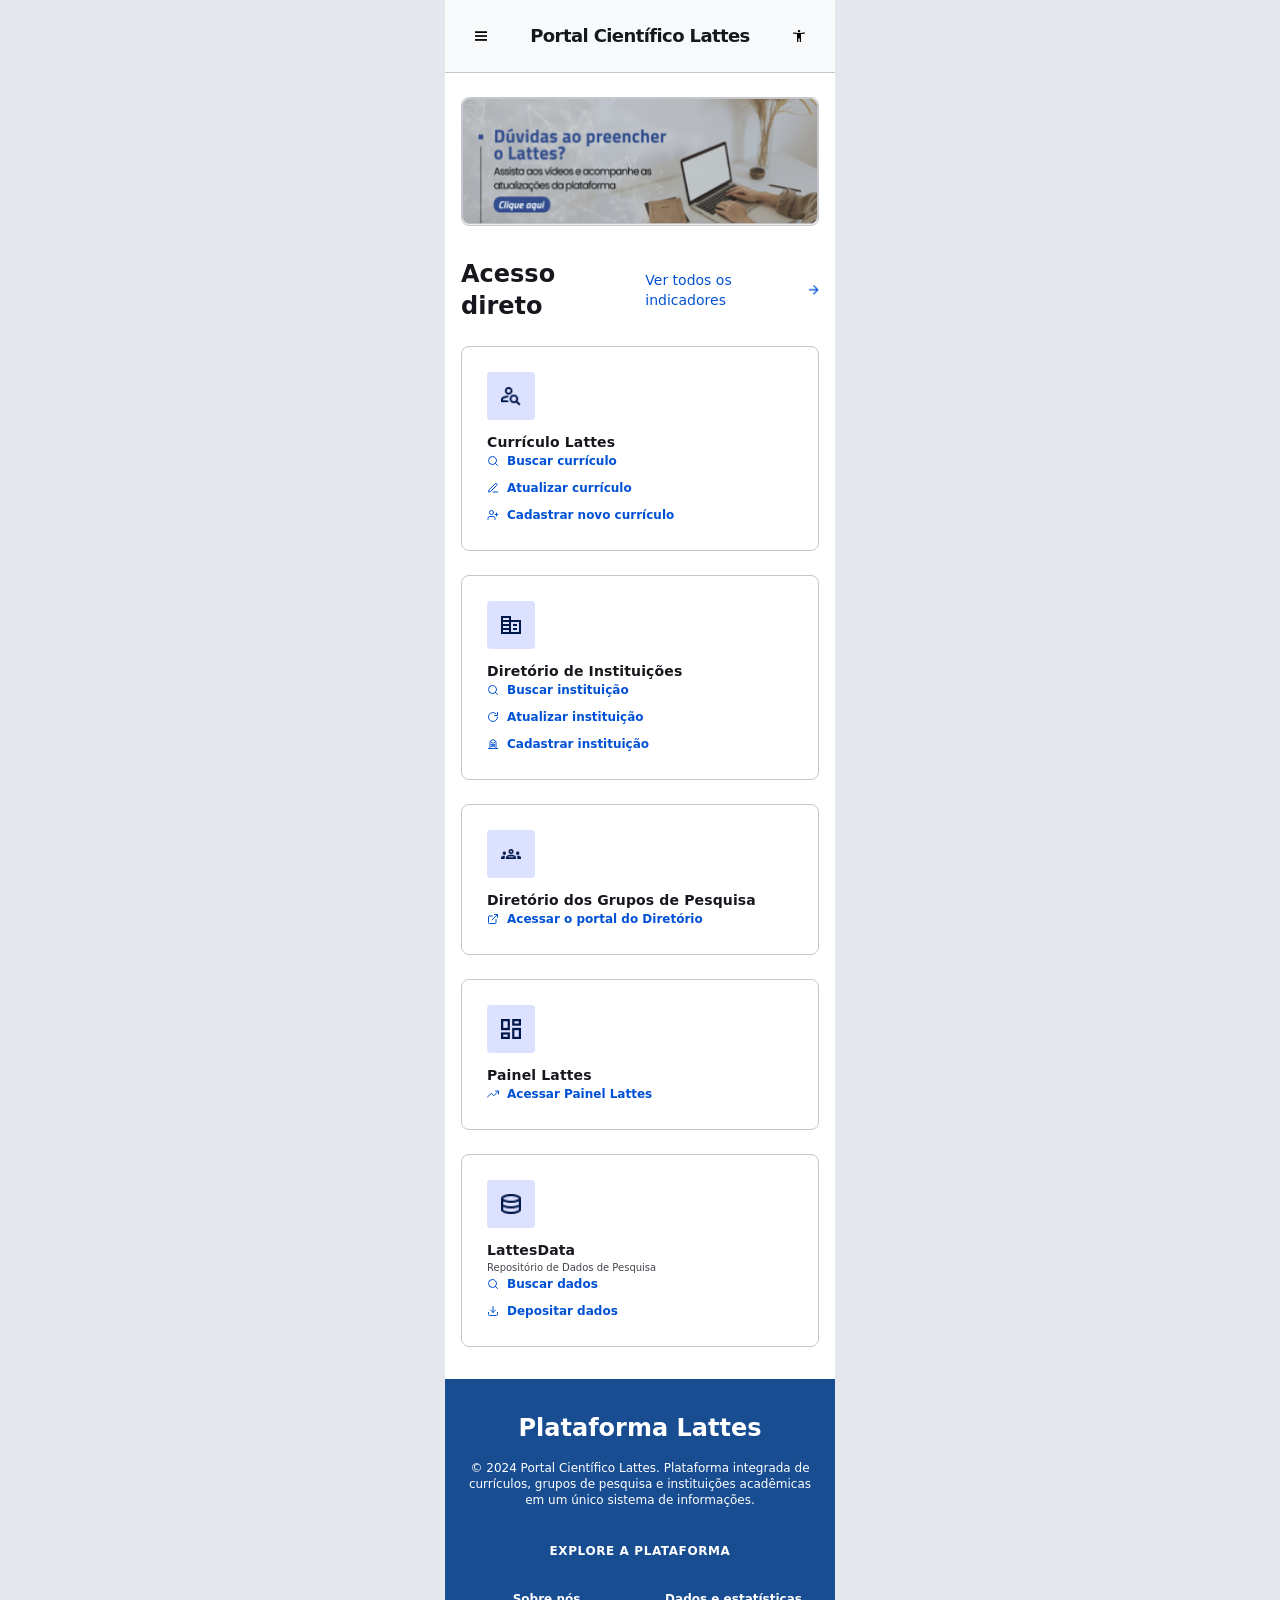
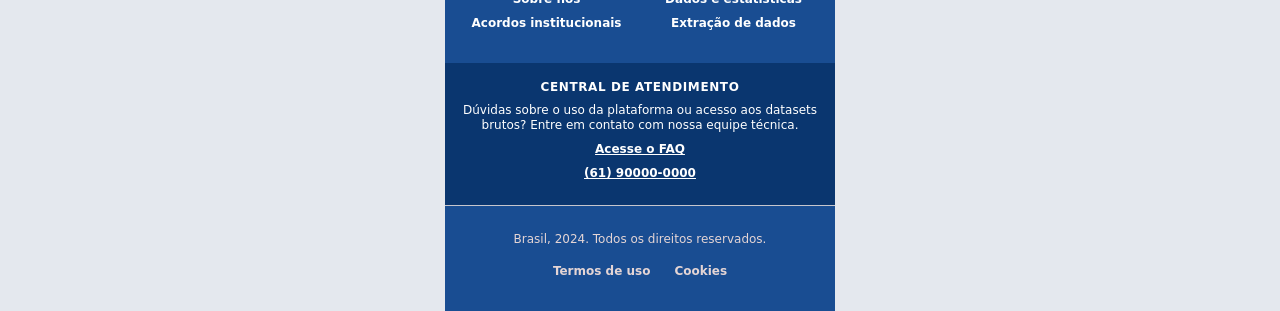
<file: index.html>
<!DOCTYPE html>
<html lang="pt-BR">
<head>
    <meta charset="UTF-8">
    <meta name="viewport" content="width=device-width, initial-scale=1.0">
    <title>Portal cientifico Lattes - Inicio </title>
    <link rel="stylesheet" href="style.css">
</head>
<body>
    <div class="app-shell">
        <header class="top-app-bar">
            <button class="icon-button" id="menuToggle" aria-label="Abrir menu">
                <img src="assets/menu_hamburguer.png" alt="Menu" />
            </button>
            <div class="top-app-bar__title">Portal Científico Lattes</div>
            <button class="icon-button" aria-label="Notificações">
                <img src="assets/acessibilidade.png" alt="Notificações" />
            </button>
        </header>

        <div class="menu-overlay" id="sideMenu" aria-hidden="true">
            <aside class="side-menu" role="dialog" aria-label="Menu do Portal">
                <div class="menu-header">
                    <div class="menu-title">Menu do Portal</div>
                    <button type="button" class="menu-close" id="menuClose" aria-label="Fechar menu">×</button>
                </div>
                <ul class="menu-list">
                    <li><a href="index.html" class="menu-item"><svg viewBox="0 0 24 24" fill="none" stroke="currentColor" stroke-width="2" stroke-linecap="round" stroke-linejoin="round"><path d="M3 11.5L12 3l9 8.5"/><path d="M9 21V13h6v8"/></svg>Início</a></li>
                    <li><a href="#" class="menu-item"><svg viewBox="0 0 24 24" fill="none" stroke="currentColor" stroke-width="2" stroke-linecap="round" stroke-linejoin="round"><circle cx="12" cy="12" r="9"/><line x1="12" y1="8" x2="12" y2="12"/><circle cx="12" cy="16" r="1"/></svg>Sobre nós</a></li>
                    <li><a href="dados-estatisticas.html" class="menu-item"><svg viewBox="0 0 24 24" fill="none" stroke="currentColor" stroke-width="2" stroke-linecap="round" stroke-linejoin="round"><path d="M3 17v-6"/><path d="M8 17v-10"/><path d="M13 17v-4"/><path d="M18 17V9"/><path d="M21 17h-18"/></svg>Dados e estatísticas</a></li>
                    <li><a href="#" class="menu-item"><svg viewBox="0 0 24 24" fill="none" stroke="currentColor" stroke-width="2" stroke-linecap="round" stroke-linejoin="round"><path d="M8 13l2 2 4-4"/><path d="M21 15V9a2 2 0 0 0-2-2H5a2 2 0 0 0-2 2v6a2 2 0 0 0 2 2h14a2 2 0 0 0 2-2Z"/></svg>Acordos institucionais</a></li>
                    <li><a href="#" class="menu-item"><svg viewBox="0 0 24 24" fill="none" stroke="currentColor" stroke-width="2" stroke-linecap="round" stroke-linejoin="round"><path d="M12 3v12"/><path d="M8 11l4 4 4-4"/><path d="M4 21h16"/></svg>Extração de dados</a></li>
                    <li><a href="#" class="menu-item"><svg viewBox="0 0 24 24" fill="none" stroke="currentColor" stroke-width="2" stroke-linecap="round" stroke-linejoin="round"><path d="M4 4h16v16H4z"/><path d="M4 8h16"/><path d="M9 12h6"/></svg>Contato/Ajuda</a></li>
                </ul>
                <div class="menu-divider"></div>
                <ul class="menu-list menu-list--secondary">
                    <li><a href="#" class="menu-item"><svg viewBox="0 0 24 24" fill="none" stroke="currentColor" stroke-width="2" stroke-linecap="round" stroke-linejoin="round"><circle cx="12" cy="12" r="3"/><path d="M19.4 15a7.9 7.9 0 0 0 .6-3 7.9 7.9 0 0 0-.6-3"/><path d="M4.6 9A7.9 7.9 0 0 0 4 12a7.9 7.9 0 0 0 .6 3"/><path d="M12 2v2"/><path d="M12 20v2"/><path d="M4.93 4.93l1.41 1.41"/><path d="M17.66 17.66l1.41 1.41"/><path d="M2 12h2"/><path d="M20 12h2"/><path d="M4.93 19.07l1.41-1.41"/><path d="M17.66 6.34l1.41-1.41"/></svg>Configurações</a></li>
                    <li><a href="#" class="menu-item"><svg viewBox="0 0 24 24" fill="none" stroke="currentColor" stroke-width="2" stroke-linecap="round" stroke-linejoin="round"><path d="M12 16a4 4 0 0 0 4-4V7a4 4 0 0 0-8 0v5a4 4 0 0 0 4 4Z"/><path d="M6 21v-2a4 4 0 0 1 4-4h4a4 4 0 0 1 4 4v2"/></svg>Acessibilidade</a></li>
                </ul>
                <a href="#" class="menu-logout"><svg viewBox="0 0 24 24" fill="none" stroke="currentColor" stroke-width="2" stroke-linecap="round" stroke-linejoin="round"><path d="M9 21H5a2 2 0 0 1-2-2V5a2 2 0 0 1 2-2h4"/><path d="M16 17l5-5-5-5"/><path d="M21 12H9"/></svg>Sair</a>
            </aside>
        </div>

        <main class="main-content">
            <section class="hero-section">
                <div class="hero-card">
                    <img src="./assets/hero_section.png" alt="Dúvidas ao preencher o Lattes?" />
                </div>
            </section>

            <section class="direct-access-section">
                <div class="section-heading">
                    <h1>Acesso direto</h1>
                    <a href="#" class="section-link">
                        <span>Ver todos os indicadores</span>
                        <img src="assets/setinha.png" alt="Seta para ver todos os indicadores" />
                    </a>
                </div>

                <div class="resource-list">
                    <article class="resource-card">
                        <div class="card-icon">
                            <img src="assets/pessoa_search.png" alt="Ícone de currículo" />
                        </div>
                        <div class="card-content">
                            <h2>Currículo Lattes</h2>
                            <ul class="card-links">
                                <li>
                                    <a href="#">
                                        <svg viewBox="0 0 24 24" fill="none" stroke="currentColor" stroke-width="2" stroke-linecap="round" stroke-linejoin="round" aria-hidden="true"><circle cx="11" cy="11" r="8"/><path d="M21 21l-4.35-4.35"/></svg>
                                        Buscar currículo
                                    </a>
                                </li>
                                <li>
                                    <a href="#">
                                        <svg viewBox="0 0 24 24" fill="none" stroke="currentColor" stroke-width="2" stroke-linecap="round" stroke-linejoin="round" aria-hidden="true"><path d="M12 20h9"/><path d="M16.5 3.5a2.12 2.12 0 0 1 3 3L7 19l-4 1 1-4Z"/></svg>
                                        Atualizar currículo
                                    </a>
                                </li>
                                <li>
                                    <a href="#">
                                        <svg viewBox="0 0 24 24" fill="none" stroke="currentColor" stroke-width="2" stroke-linecap="round" stroke-linejoin="round" aria-hidden="true"><path d="M16 21v-2a4 4 0 0 0-4-4H6a4 4 0 0 0-4 4v2"/><circle cx="9" cy="7" r="4"/><line x1="19" y1="8" x2="19" y2="14"/><line x1="22" y1="11" x2="16" y2="11"/></svg>
                                        Cadastrar novo currículo
                                    </a>
                                </li>
                            </ul>
                        </div>
                    </article>

                    <article class="resource-card">
                        <div class="card-icon">
                            <img src="assets/instituicoes.png" alt="Ícone de instituições" />
                        </div>
                        <div class="card-content">
                            <h2>Diretório de Instituições</h2>
                            <ul class="card-links">
                                <li>
                                    <a href="#">
                                        <svg viewBox="0 0 24 24" fill="none" stroke="currentColor" stroke-width="2" stroke-linecap="round" stroke-linejoin="round" aria-hidden="true"><circle cx="11" cy="11" r="8"/><path d="M21 21l-4.35-4.35"/></svg>
                                        Buscar instituição
                                    </a>
                                </li>
                                <li>
                                    <a href="#">
                                        <svg viewBox="0 0 24 24" fill="none" stroke="currentColor" stroke-width="2" stroke-linecap="round" stroke-linejoin="round" aria-hidden="true"><path d="M21 12a9 9 0 1 1-3-6.7"/><polyline points="21 3 21 9 15 9"/></svg>
                                        Atualizar instituição
                                    </a>
                                </li>
                                <li>
                                    <a href="#">
                                        <svg viewBox="0 0 24 24" fill="none" stroke="currentColor" stroke-width="2" stroke-linecap="round" stroke-linejoin="round" aria-hidden="true"><path d="M3 21h18"/><path d="M6 21V7l6-4 6 4v14"/><path d="M9 9h1"/><path d="M9 13h1"/><path d="M9 17h1"/><path d="M14 9h1"/><path d="M14 13h1"/><path d="M14 17h1"/><line x1="12" y1="11" x2="12" y2="17"/><line x1="9" y1="14" x2="15" y2="14"/></svg>
                                        Cadastrar instituição
                                    </a>
                                </li>
                            </ul>
                        </div>
                    </article>

                    <article class="resource-card">
                        <div class="card-icon">
                            <img src="assets/grupos_pesquisa.png" alt="Ícone de diretório de grupos" />
                        </div>
                        <div class="card-content">
                            <h2>Diretório dos Grupos de Pesquisa</h2>
                            <ul class="card-links">
                                <li>
                                    <a href="#">
                                        <svg viewBox="0 0 24 24" fill="none" stroke="currentColor" stroke-width="2" stroke-linecap="round" stroke-linejoin="round" aria-hidden="true"><path d="M15 3h6v6"/><path d="M10 14 21 3"/><path d="M18 13v6a2 2 0 0 1-2 2H5a2 2 0 0 1-2-2V8a2 2 0 0 1 2-2h6"/></svg>
                                        Acessar o portal do Diretório
                                    </a>
                                </li>
                            </ul>
                        </div>
                    </article>

                    <article class="resource-card">
                        <div class="card-icon">
                            <img src="assets/painel.png" alt="Ícone de painel" />
                        </div>
                        <div class="card-content">
                            <h2>Painel Lattes</h2>
                            <ul class="card-links">
                                <li>
                                    <a href="#">
                                        <svg viewBox="0 0 24 24" fill="none" stroke="currentColor" stroke-width="2" stroke-linecap="round" stroke-linejoin="round" aria-hidden="true"><polyline points="23 6 13.5 15.5 8.5 10.5 1 18"/><polyline points="17 6 23 6 23 12"/></svg>
                                        Acessar Painel Lattes
                                    </a>
                                </li>
                            </ul>
                        </div>
                    </article>

                    <article class="resource-card">
                        <div class="card-icon">
                            <img src="assets/data.png" alt="Ícone de dados" />
                        </div>
                        <div class="card-content">
                            <h2>LattesData</h2>
                            <p class="card-description">Repositório de Dados de Pesquisa</p>
                            <ul class="card-links">
                                <li>
                                    <a href="#">
                                        <svg viewBox="0 0 24 24" fill="none" stroke="currentColor" stroke-width="2" stroke-linecap="round" stroke-linejoin="round" aria-hidden="true"><circle cx="11" cy="11" r="8"/><path d="M21 21l-4.35-4.35"/></svg>
                                        Buscar dados
                                    </a>
                                </li>
                                <li>
                                    <a href="#">
                                        <svg viewBox="0 0 24 24" fill="none" stroke="currentColor" stroke-width="2" stroke-linecap="round" stroke-linejoin="round" aria-hidden="true"><path d="M21 15v4a2 2 0 0 1-2 2H5a2 2 0 0 1-2-2v-4"/><polyline points="7 10 12 15 17 10"/><line x1="12" y1="15" x2="12" y2="3"/></svg>
                                        Depositar dados
                                    </a>
                                </li>
                            </ul>
                        </div>
                    </article>
                </div>
            </section>
        </main>

        <footer class="site-footer">
        <div class="footer-top">
            <div class="footer-brand">
                <h2>Plataforma Lattes</h2>
                <p>© 2024 Portal Científico Lattes. Plataforma integrada de currículos, grupos de pesquisa e instituições acadêmicas em um único sistema de informações.</p>
            </div>

            <div class="footer-links">
                <div class="footer-links__heading">
                    <span>EXPLORE A PLATAFORMA</span>
                </div>
                <ul class="footer-links__list">
                    <li><a href="#">Sobre nós</a></li>
                    <li><a href="#">Dados e estatísticas</a></li>
                    <li><a href="#">Acordos institucionais</a></li>
                    <li><a href="#">Extração de dados</a></li>
                </ul>
            </div>
        </div>

        <div class="contact-section">
            <h3>CENTRAL DE ATENDIMENTO</h3>
            <p>Dúvidas sobre o uso da plataforma ou acesso aos datasets brutos? Entre em contato com nossa equipe técnica.</p>
            <a href="#" class="contact-link">Acesse o FAQ</a>
            <a href="tel:+556190000000" class="contact-link">(61) 90000-0000</a>
        </div>

        <div class="footer-bottom">
            <p>Brasil, 2024. Todos os direitos reservados.</p>
            <div class="footer-legal">
                <a href="#">Termos de uso</a>
                <a href="#">Cookies</a>
            </div>
        </div>
        </footer>
    </div>
    <script src="script.js" defer></script>
</body>
</html>
</file>
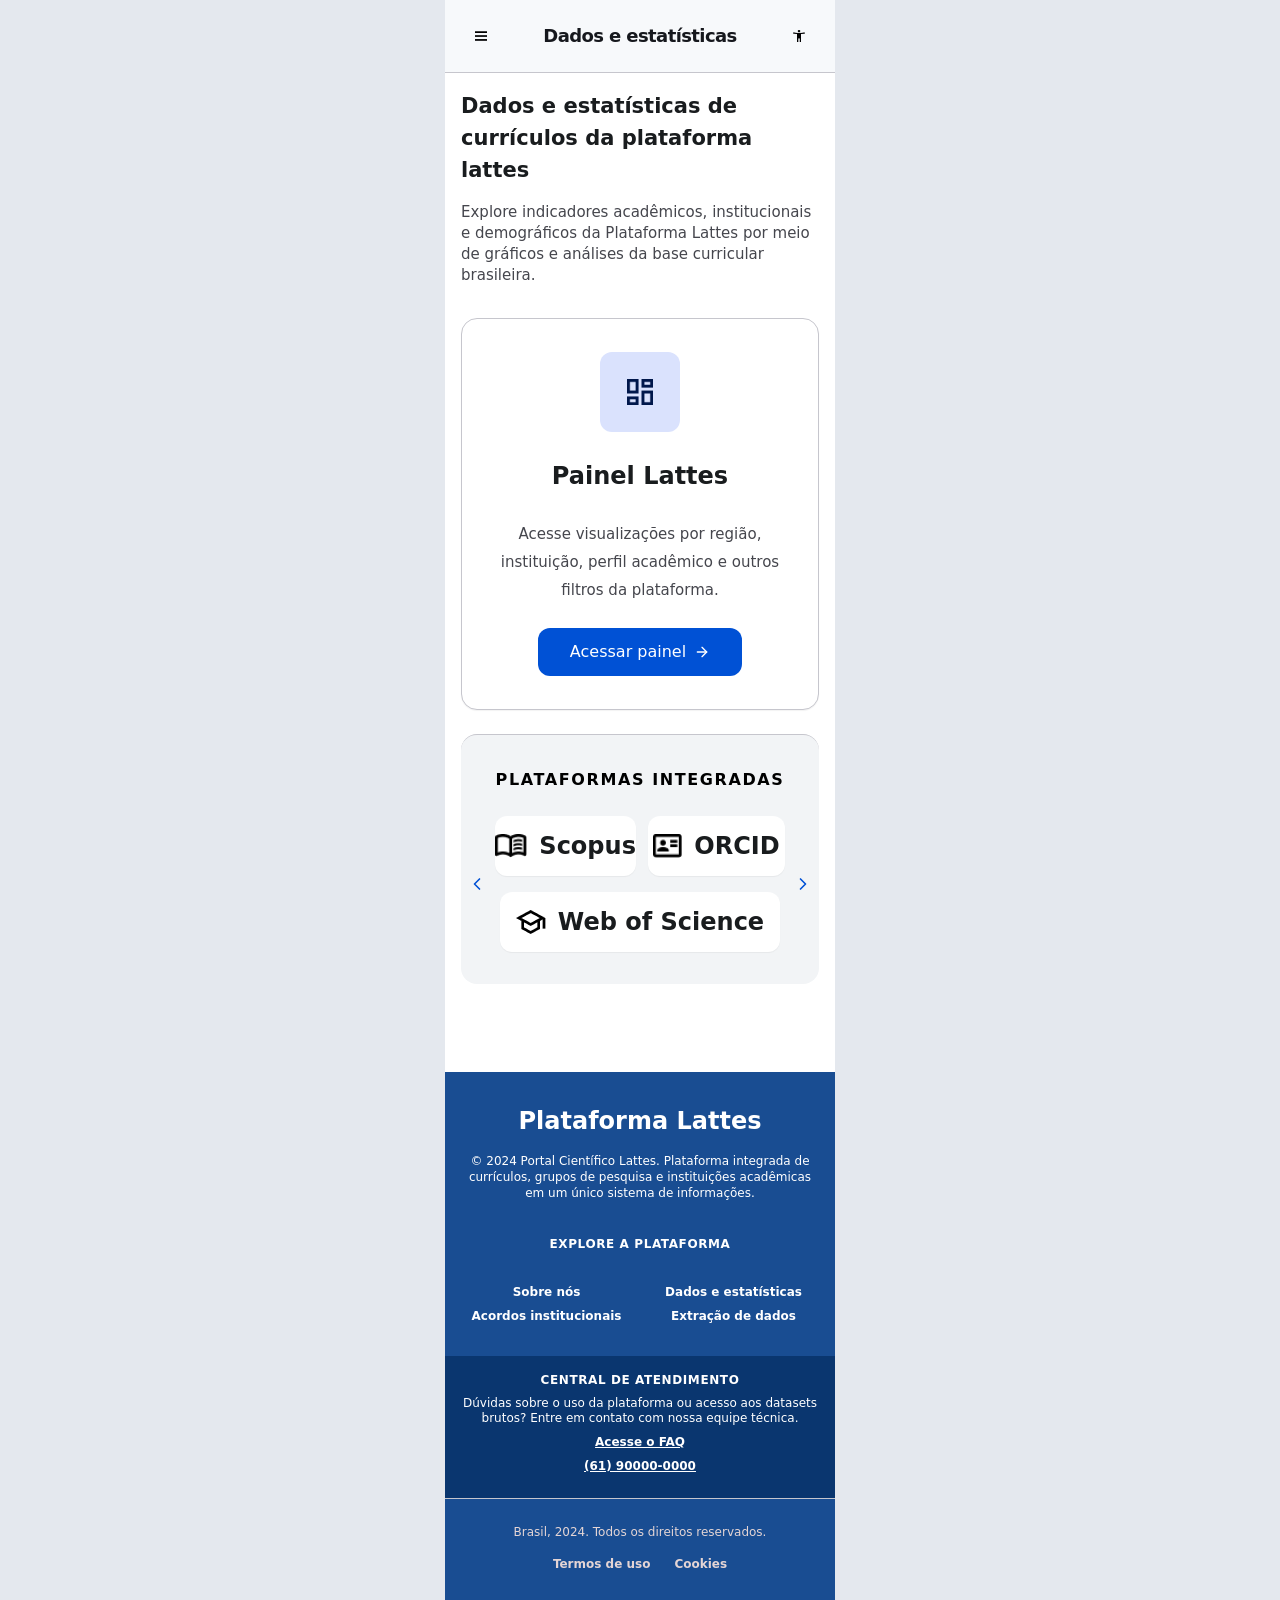
<file: dados-estatisticas.html>
﻿<!DOCTYPE html>
<html lang="pt-BR">
<head>
    <meta charset="UTF-8">
    <meta name="viewport" content="width=device-width, initial-scale=1.0">
    <title>Dados e estatísticas</title>
    <link rel="stylesheet" href="style.css">
</head>
<body>
    <div class="app-shell">
        <header class="top-app-bar" data-name="Header - TopAppBar">
            <button class="icon-button" id="menuToggle" aria-label="Abrir menu">
                <img src="assets/menu_hamburguer.png" alt="Menu">
            </button>
            <div class="top-app-bar__title" data-name="Heading 1">Dados e estatísticas</div>
            <button class="icon-button top-app-bar__profile" aria-label="Perfil" data-name="Button">
                <img src="assets/acessibilidade.png" alt="Perfil">
            </button>
        </header>

        <div class="menu-overlay" id="sideMenu" aria-hidden="true">
            <aside class="side-menu" role="dialog" aria-label="Menu do Portal">
                <div class="menu-header">
                    <div class="menu-title">Menu do Portal</div>
                    <button type="button" class="menu-close" id="menuClose" aria-label="Fechar menu">×</button>
                </div>
                <ul class="menu-list">
                    <li><a href="index.html" class="menu-item"><svg viewBox="0 0 24 24" fill="none" stroke="currentColor" stroke-width="2" stroke-linecap="round" stroke-linejoin="round"><path d="M3 11.5L12 3l9 8.5"/><path d="M9 21V13h6v8"/></svg>Início</a></li>
                    <li><a href="#" class="menu-item"><svg viewBox="0 0 24 24" fill="none" stroke="currentColor" stroke-width="2" stroke-linecap="round" stroke-linejoin="round"><circle cx="12" cy="12" r="9"/><line x1="12" y1="8" x2="12" y2="12"/><circle cx="12" cy="16" r="1"/></svg>Sobre nós</a></li>
                    <li><a href="dados-estatisticas.html" class="menu-item"><svg viewBox="0 0 24 24" fill="none" stroke="currentColor" stroke-width="2" stroke-linecap="round" stroke-linejoin="round"><path d="M3 17v-6"/><path d="M8 17v-10"/><path d="M13 17v-4"/><path d="M18 17V9"/><path d="M21 17h-18"/></svg>Dados e estatísticas</a></li>
                    <li><a href="#" class="menu-item"><svg viewBox="0 0 24 24" fill="none" stroke="currentColor" stroke-width="2" stroke-linecap="round" stroke-linejoin="round"><path d="M8 13l2 2 4-4"/><path d="M21 15V9a2 2 0 0 0-2-2H5a2 2 0 0 0-2 2v6a2 2 0 0 0 2 2h14a2 2 0 0 0 2-2Z"/></svg>Acordos institucionais</a></li>
                    <li><a href="#" class="menu-item"><svg viewBox="0 0 24 24" fill="none" stroke="currentColor" stroke-width="2" stroke-linecap="round" stroke-linejoin="round"><path d="M12 3v12"/><path d="M8 11l4 4 4-4"/><path d="M4 21h16"/></svg>Extração de dados</a></li>
                    <li><a href="#" class="menu-item"><svg viewBox="0 0 24 24" fill="none" stroke="currentColor" stroke-width="2" stroke-linecap="round" stroke-linejoin="round"><path d="M4 4h16v16H4z"/><path d="M4 8h16"/><path d="M9 12h6"/></svg>Contato/Ajuda</a></li>
                </ul>
                <div class="menu-divider"></div>
                <ul class="menu-list menu-list--secondary">
                    <li><a href="#" class="menu-item"><svg viewBox="0 0 24 24" fill="none" stroke="currentColor" stroke-width="2" stroke-linecap="round" stroke-linejoin="round"><circle cx="12" cy="12" r="3"/><path d="M19.4 15a7.9 7.9 0 0 0 .6-3 7.9 7.9 0 0 0-.6-3"/><path d="M4.6 9A7.9 7.9 0 0 0 4 12a7.9 7.9 0 0 0 .6 3"/><path d="M12 2v2"/><path d="M12 20v2"/><path d="M4.93 4.93l1.41 1.41"/><path d="M17.66 17.66l1.41 1.41"/><path d="M2 12h2"/><path d="M20 12h2"/><path d="M4.93 19.07l1.41-1.41"/><path d="M17.66 6.34l1.41-1.41"/></svg>Configurações</a></li>
                    <li><a href="#" class="menu-item"><svg viewBox="0 0 24 24" fill="none" stroke="currentColor" stroke-width="2" stroke-linecap="round" stroke-linejoin="round"><path d="M12 16a4 4 0 0 0 4-4V7a4 4 0 0 0-8 0v5a4 4 0 0 0 4 4Z"/><path d="M6 21v-2a4 4 0 0 1 4-4h4a4 4 0 0 1 4 4v2"/></svg>Acessibilidade</a></li>
                </ul>
                <a href="#" class="menu-logout"><svg viewBox="0 0 24 24" fill="none" stroke="currentColor" stroke-width="2" stroke-linecap="round" stroke-linejoin="round"><path d="M9 21H5a2 2 0 0 1-2-2V5a2 2 0 0 1 2-2h4"/><path d="M16 17l5-5-5-5"/><path d="M21 12H9"/></svg>Sair</a>
            </aside>
        </div>

        <div class="dados-estatisticas-page" data-name="Dados e estatistica - iPhone 17">

        <main class="page-content" data-name="Main">
            <section class="hero-section" data-name="Hero Section">
                <div class="hero-heading" data-name="Heading 2">
                    <h1>Dados e estatísticas de<br>currículos da plataforma lattes</h1>
                </div>
                <div class="hero-copy" data-name="Container">
                    <p>Explore indicadores acadêmicos, institucionais e demográficos da Plataforma Lattes por meio de gráficos e análises da base curricular brasileira.</p>
                </div>
            </section>

            <section class="panel-card" data-name="Category Bento Grid">
                <div class="panel-card__frame" data-name="Background+Border+Shadow">
                    <div class="panel-card__icon-frame" data-name="Margin">
                        <div class="panel-card__icon-background" data-name="Background">
                            <img src="assets/painel.png" alt="Ícone painel">
                        </div>
                    </div>
                    <div class="panel-card__title" data-name="Heading 3:margin">
                        <h2>Painel Lattes</h2>
                    </div>
                    <div class="panel-card__description" data-name="Margin">
                        <p>Acesse visualizações por região, instituição, perfil acadêmico e outros filtros da plataforma.</p>
                    </div>
                    <a href="painel_grandeArea.html" class="button button--primary" data-name="Button">
                        <span>Acessar painel</span>
                        <svg viewBox="0 0 24 24" fill="none" stroke="currentColor" stroke-width="2" stroke-linecap="round" stroke-linejoin="round" aria-hidden="true"><line x1="5" y1="12" x2="19" y2="12"/><polyline points="12 5 19 12 12 19"/></svg>
                    </a>
                </div>
            </section>

            <section class="platforms-section" data-name="Section">
                <div class="platforms-title" data-name="Heading 4">PLATAFORMAS INTEGRADAS</div>
                <div class="platforms-carousel">
                    <span class="platforms-carousel__arrow platforms-carousel__arrow--prev" aria-hidden="true">
                        <svg viewBox="0 0 24 24" fill="none" stroke="currentColor" stroke-width="2" stroke-linecap="round" stroke-linejoin="round"><polyline points="15 18 9 12 15 6"/></svg>
                    </span>
                    <div class="platforms-container" data-name="Container">
                        <div class="platform-row">
                            <div class="platform-item" data-name="Container">
                                <img src="./assets/livro.png" alt="Scopus">
                                <span>Scopus</span>
                            </div>
                            <div class="platform-item" data-name="Container">
                                <img src="./assets/id.png" alt="ORCID">
                                <span>ORCID</span>
                            </div>
                        </div>
                        <div class="platform-row platform-row--center">
                            <div class="platform-item" data-name="Container">
                                <img src="./assets/chapeu.png" alt="Web of Science">
                                <span>Web of Science</span>
                            </div>
                        </div>
                    </div>
                    <span class="platforms-carousel__arrow platforms-carousel__arrow--next" aria-hidden="true">
                        <svg viewBox="0 0 24 24" fill="none" stroke="currentColor" stroke-width="2" stroke-linecap="round" stroke-linejoin="round"><polyline points="9 18 15 12 9 6"/></svg>
                    </span>
                </div>
            </section>
        </main>

        <footer class="site-footer">
        <div class="footer-top">
            <div class="footer-brand">
                <h2>Plataforma Lattes</h2>
                <p>© 2024 Portal Científico Lattes. Plataforma integrada de currículos, grupos de pesquisa e instituições acadêmicas em um único sistema de informações.</p>
            </div>

            <div class="footer-links">
                <div class="footer-links__heading">
                    <span>EXPLORE A PLATAFORMA</span>
                </div>
                <ul class="footer-links__list">
                    <li><a href="#">Sobre nós</a></li>
                    <li><a href="#">Dados e estatísticas</a></li>
                    <li><a href="#">Acordos institucionais</a></li>
                    <li><a href="#">Extração de dados</a></li>
                </ul>
            </div>
        </div>

        <div class="contact-section">
            <h3>CENTRAL DE ATENDIMENTO</h3>
            <p>Dúvidas sobre o uso da plataforma ou acesso aos datasets brutos? Entre em contato com nossa equipe técnica.</p>
            <a href="#" class="contact-link">Acesse o FAQ</a>
            <a href="tel:+556190000000" class="contact-link">(61) 90000-0000</a>
        </div>

        <div class="footer-bottom">
            <p>Brasil, 2024. Todos os direitos reservados.</p>
            <div class="footer-legal">
                <a href="#">Termos de uso</a>
                <a href="#">Cookies</a>
            </div>
        </div>
        </footer>
    </div>
    </div>
    <script src="script.js" defer></script>
</body>
</html>
</file>
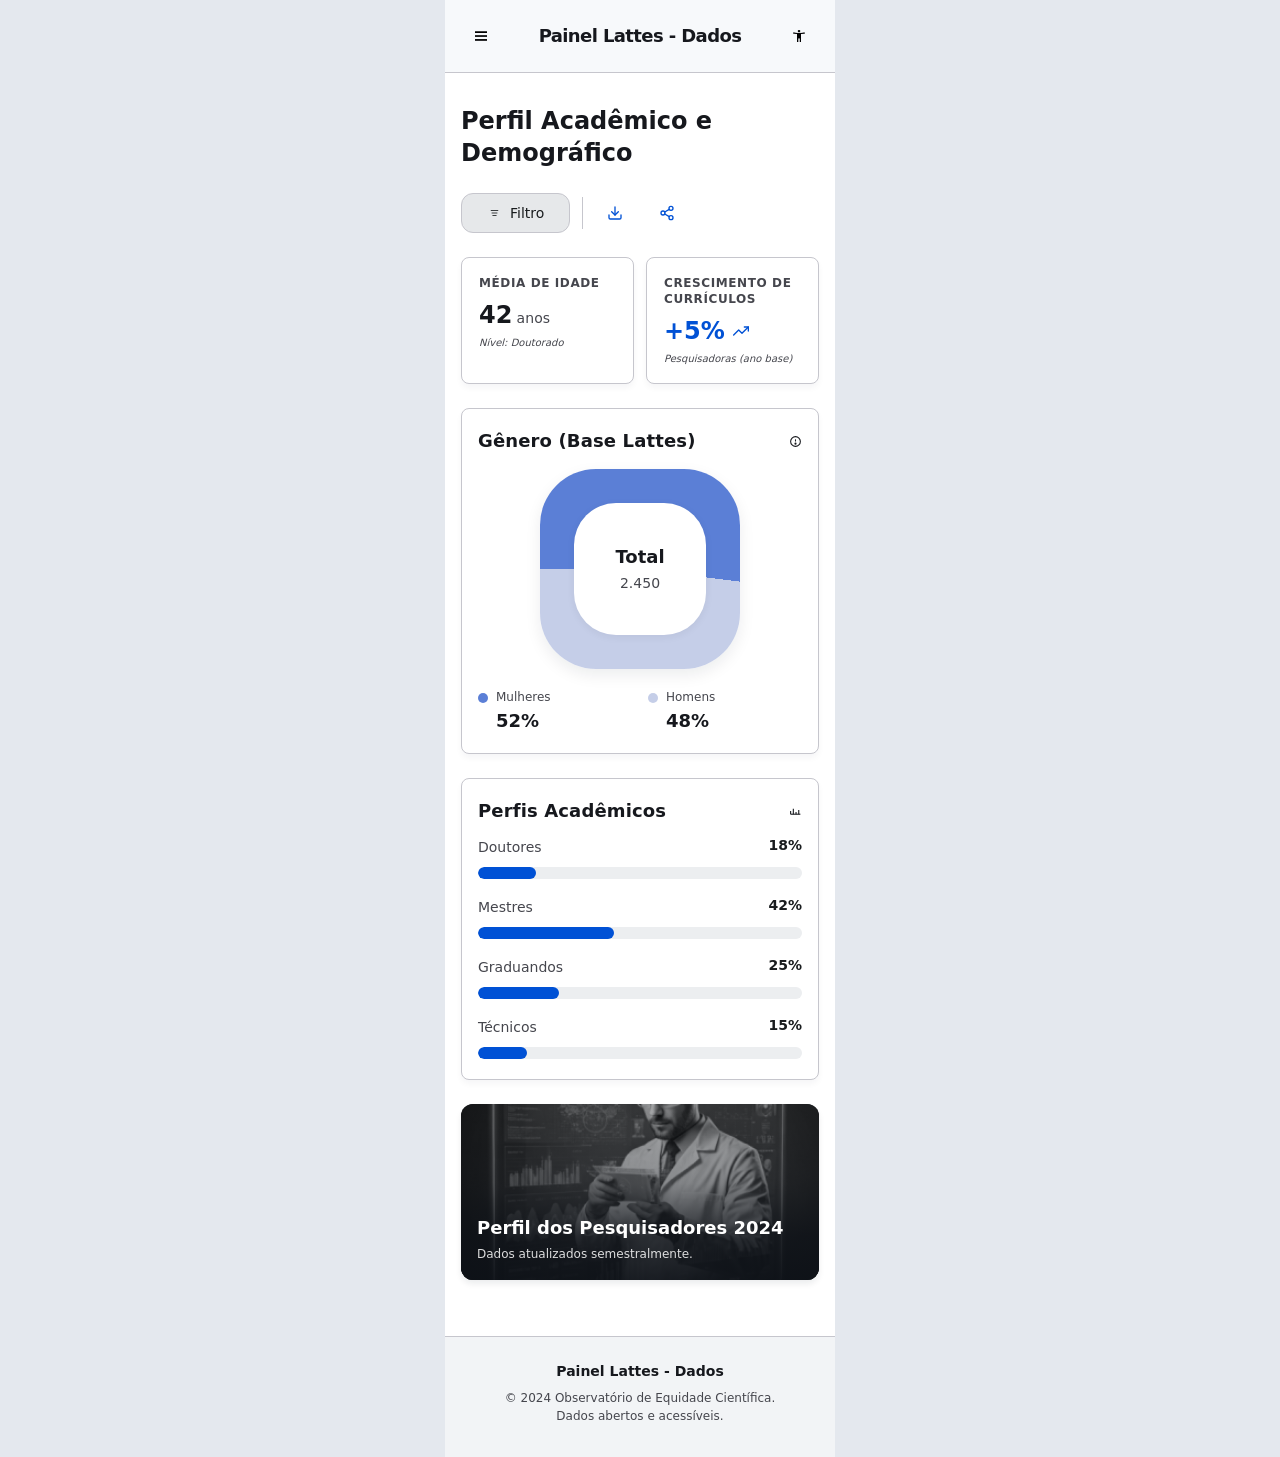
<file: painel_genero.html>
<!DOCTYPE html>
<html lang="pt-BR">
<head>
    <meta charset="UTF-8">
    <meta name="viewport" content="width=device-width, initial-scale=1.0">
    <title>Painel Lattes - Dados</title>
    <link rel="stylesheet" href="style.css">
</head>
<body data-painel-page="sexo-idade">
    <div class="app-shell">
        <header class="top-app-bar">
            <button class="icon-button" id="menuToggle" aria-label="Abrir menu">
                <img src="assets/menu_hamburguer.png" alt="Menu" />
            </button>
            <div class="top-app-bar__title">Painel Lattes - Dados</div>
            <button class="icon-button" aria-label="Notificações">
                <img src="assets/acessibilidade.png" alt="Notificações" />
            </button>
        </header>

        <div class="menu-overlay" id="sideMenu" aria-hidden="true">
            <aside class="side-menu side-menu--painel" role="dialog" aria-label="Menu do painel">
                <div class="menu-header">
                    <div class="menu-title">Menu do painel</div>
                    <button type="button" class="menu-close" id="menuClose" aria-label="Fechar menu">×</button>
                </div>
                <ul class="menu-list">
                    <li>
                        <a href="dados-estatisticas.html" class="menu-item">
                            <svg viewBox="0 0 24 24" fill="none" stroke="currentColor" stroke-width="2" stroke-linecap="round" stroke-linejoin="round" aria-hidden="true">
                                <path d="M19 12H5"/><path d="M12 19l-7-7 7-7"/>
                            </svg>
                            Voltar
                        </a>
                    </li>
                </ul>
                <div class="menu-divider"></div>
                <ul class="menu-list menu-list--secondary">
                    <li>
                        <a href="#" class="menu-item">
                            <svg viewBox="0 0 24 24" fill="none" stroke="currentColor" stroke-width="2" stroke-linecap="round" stroke-linejoin="round" aria-hidden="true">
                                <circle cx="12" cy="12" r="3"/><path d="M19.4 15a7.9 7.9 0 0 0 .6-3 7.9 7.9 0 0 0-.6-3"/><path d="M4.6 9A7.9 7.9 0 0 0 4 12a7.9 7.9 0 0 0 .6 3"/><path d="M12 2v2"/><path d="M12 20v2"/><path d="M4.93 4.93l1.41 1.41"/><path d="M17.66 17.66l1.41 1.41"/><path d="M2 12h2"/><path d="M20 12h2"/><path d="M4.93 19.07l1.41-1.41"/><path d="M17.66 6.34l1.41-1.41"/>
                            </svg>
                            Configurações
                        </a>
                    </li>
                    <li>
                        <a href="#" class="menu-item">
                            <svg viewBox="0 0 24 24" fill="none" stroke="currentColor" stroke-width="2" stroke-linecap="round" stroke-linejoin="round" aria-hidden="true">
                                <circle cx="12" cy="4" r="2"/><path d="M12 6v2"/><path d="M6 10h12"/><path d="M7 22h10l-1-10H8l-1 10Z"/>
                            </svg>
                            Acessibilidade
                        </a>
                    </li>
                </ul>
            </aside>
        </div>

        <main class="main-content painel-content">
            <section class="painel-page painel-page--genero">
                <div class="painel-header">
                    <h1 class="painel-title">Perfil Acadêmico e Demográfico</h1>
                </div>

                <div class="painel-controls">
                    <button class="button button--filter" id="filtroToggle">
                        <svg viewBox="0 0 24 24" fill="none" stroke="currentColor" stroke-width="2" stroke-linecap="round" stroke-linejoin="round">
                            <path d="M4 6h16M6 12h12M8 18h8"/>
                        </svg>
                        Filtro
                    </button>
                    <div class="controls-divider"></div>
                    <button class="icon-button icon-button--action" aria-label="Download">
                        <svg viewBox="0 0 24 24" fill="none" stroke="currentColor" stroke-width="2" stroke-linecap="round" stroke-linejoin="round">
                            <path d="M21 15v4a2 2 0 0 1-2 2H5a2 2 0 0 1-2-2v-4"/><polyline points="7 10 12 15 17 10"/><line x1="12" y1="15" x2="12" y2="3"/>
                        </svg>
                    </button>
                    <button class="icon-button icon-button--action" aria-label="Compartilhar">
                        <svg viewBox="0 0 24 24" fill="none" stroke="currentColor" stroke-width="2" stroke-linecap="round" stroke-linejoin="round">
                            <circle cx="18" cy="5" r="3"/><circle cx="6" cy="12" r="3"/><circle cx="18" cy="19" r="3"/><line x1="8.59" y1="13.51" x2="15.42" y2="17.49"/><line x1="15.41" y1="6.51" x2="8.59" y2="10.49"/>
                        </svg>
                    </button>
                </div>

                <div class="metrics-grid">
                    <div class="metric-card">
                        <span class="metric-label">Média de Idade</span>
                        <div class="metric-value">
                            <span class="metric-number">42</span>
                            <span class="metric-unit">anos</span>
                        </div>
                        <span class="metric-note">Nível: Doutorado</span>
                    </div>
                    <div class="metric-card metric-card--growth">
                        <span class="metric-label">Crescimento de Currículos</span>
                        <div class="metric-value">
                            <span class="metric-number metric-positive">+5%</span>
                            <svg class="metric-icon" viewBox="0 0 24 24" fill="none" stroke="currentColor" stroke-width="2" stroke-linecap="round" stroke-linejoin="round" aria-hidden="true">
                                <polyline points="23 6 13.5 15.5 8.5 10.5 1 18"/><polyline points="17 6 23 6 23 12"/>
                            </svg>
                        </div>
                        <span class="metric-note">Pesquisadoras (ano base)</span>
                    </div>
                </div>

                <div class="chart-card chart-card--genero">
                    <div class="chart-header">
                        <h2 class="chart-title">Gênero (Base Lattes)</h2>
                        <svg class="chart-icon" viewBox="0 0 24 24" fill="none" stroke="currentColor" stroke-width="2" aria-hidden="true">
                            <circle cx="12" cy="12" r="9"/><line x1="12" y1="8" x2="12" y2="12"/><circle cx="12" cy="16" r="1"/>
                        </svg>
                    </div>
                    <div
                        class="squircle-donut squircle-donut--genero"
                        role="img"
                        aria-label="Gênero: Mulheres 52%, Homens 48%. Total 2.450"
                    >
                        <div class="squircle-donut__ring" aria-hidden="true"></div>
                        <div class="squircle-donut__center">
                            <span class="squircle-donut__label">Total</span>
                            <span class="squircle-donut__value">2.450</span>
                        </div>
                    </div>
                    <div class="donut-legend donut-legend--genero">
                        <div class="legend-item">
                            <span class="legend-dot legend-dot--mulheres" aria-hidden="true"></span>
                            <div class="legend-item__body">
                                <span class="legend-text">Mulheres</span>
                                <span class="legend-percent">52%</span>
                            </div>
                        </div>
                        <div class="legend-item">
                            <span class="legend-dot legend-dot--homens" aria-hidden="true"></span>
                            <div class="legend-item__body">
                                <span class="legend-text">Homens</span>
                                <span class="legend-percent">48%</span>
                            </div>
                        </div>
                    </div>
                </div>

                <div class="chart-card chart-card--perfis">
                    <div class="chart-header">
                        <h2 class="chart-title">Perfis Acadêmicos</h2>
                        <svg class="chart-icon" viewBox="0 0 24 24" fill="none" stroke="currentColor" stroke-width="2" aria-hidden="true">
                            <path d="M3 17v-6"/><path d="M8 17v-10"/><path d="M13 17v-4"/><path d="M18 17V9"/><path d="M21 17h-18"/>
                        </svg>
                    </div>
                    <div class="bars-list">
                        <div class="bar-item">
                            <div class="bar-info">
                                <span class="bar-label">Doutores</span>
                                <span class="bar-value">18%</span>
                            </div>
                            <div class="bar-container">
                                <div class="bar-fill" style="width: 18%;"></div>
                            </div>
                        </div>
                        <div class="bar-item">
                            <div class="bar-info">
                                <span class="bar-label">Mestres</span>
                                <span class="bar-value">42%</span>
                            </div>
                            <div class="bar-container">
                                <div class="bar-fill" style="width: 42%;"></div>
                            </div>
                        </div>
                        <div class="bar-item">
                            <div class="bar-info">
                                <span class="bar-label">Graduandos</span>
                                <span class="bar-value">25%</span>
                            </div>
                            <div class="bar-container">
                                <div class="bar-fill" style="width: 25%;"></div>
                            </div>
                        </div>
                        <div class="bar-item">
                            <div class="bar-info">
                                <span class="bar-label">Técnicos</span>
                                <span class="bar-value">15%</span>
                            </div>
                            <div class="bar-container">
                                <div class="bar-fill" style="width: 15%;"></div>
                            </div>
                        </div>
                    </div>
                </div>

                <div class="showcase-card showcase-card--perfil">
                    <img src="assets/Análise-de-dados-aboratoriais.png" alt="Pesquisador analisando dados laboratoriais">
                    <div class="showcase-overlay">
                        <h3>Perfil dos Pesquisadores 2024</h3>
                        <p>Dados atualizados semestralmente.</p>
                    </div>
                </div>
            </section>
        </main>

        <footer class="painel-simple-footer">
            <h2 class="painel-simple-footer__title">Painel Lattes - Dados</h2>
            <p class="painel-simple-footer__copy">© 2024 Observatório de Equidade Científica.<br>Dados abertos e acessíveis.</p>
        </footer>

        <div class="filter-overlay" id="filterPanel" aria-hidden="true">
            <div class="filter-panel">
                <div class="filter-header">
                    <button class="filter-close" id="filtroClose" aria-label="Fechar filtros">
                        <svg viewBox="0 0 24 24" fill="none" stroke="currentColor" stroke-width="2">
                            <line x1="18" y1="6" x2="6" y2="18"/><line x1="6" y1="6" x2="18" y2="18"/>
                        </svg>
                    </button>
                    <h2>Filtros</h2>
                    <div class="filter-settings">
                        <svg viewBox="0 0 24 24" fill="none" stroke="currentColor" stroke-width="2">
                            <circle cx="12" cy="12" r="1"/><circle cx="12" cy="5" r="1"/><circle cx="12" cy="19" r="1"/>
                        </svg>
                    </div>
                </div>

                <div class="filter-content">
                    <div class="filter-section">
                        <div class="filter-section-header">
                            <svg viewBox="0 0 24 24" fill="none" stroke="currentColor" stroke-width="2">
                                <path d="M6 9h12M6 15h12"/>
                            </svg>
                            <span>LATTES</span>
                        </div>
                        <div class="filter-options">
                            <label class="filter-option filter-option--selected">
                                <input type="radio" name="lattes" value="formacao" checked>
                                <span>Formação</span>
                                <div class="radio-custom radio-custom--checked"></div>
                            </label>
                            <label class="filter-option">
                                <input type="radio" name="lattes" value="atuacao">
                                <span>Atuação</span>
                                <div class="radio-custom"></div>
                            </label>
                        </div>
                    </div>

                    <div class="filter-section">
                        <div class="filter-section-header">
                            <svg viewBox="0 0 24 24" fill="none" stroke="currentColor" stroke-width="2">
                                <rect x="3" y="3" width="18" height="18" rx="2"/><path d="M3 9h18M9 3v18"/>
                            </svg>
                            <span>TIPO DE GRÁFICO</span>
                        </div>
                        <div class="filter-options">
                            <label class="filter-option">
                                <input type="checkbox" name="grafico" value="barras">
                                <span>Barras</span>
                                <div class="checkbox-custom"></div>
                            </label>
                            <label class="filter-option">
                                <input type="checkbox" name="grafico" value="pizza">
                                <span>Pizza</span>
                                <div class="checkbox-custom"></div>
                            </label>
                            <label class="filter-option">
                                <input type="checkbox" name="grafico" value="linha">
                                <span>Linha</span>
                                <div class="checkbox-custom"></div>
                            </label>
                            <label class="filter-option">
                                <input type="checkbox" name="grafico" value="ranking">
                                <span>Ranking</span>
                                <div class="checkbox-custom"></div>
                            </label>
                            <label class="filter-option">
                                <input type="checkbox" name="grafico" value="cards">
                                <span>Cards estatísticos</span>
                                <div class="checkbox-custom"></div>
                            </label>
                        </div>
                    </div>

                    <div class="filter-section">
                        <div class="filter-section-header">
                            <svg viewBox="0 0 24 24" fill="none" stroke="currentColor" stroke-width="2">
                                <path d="M7 9l5-5 5 5M12 4v16"/>
                            </svg>
                            <span>DIMENSÃO</span>
                        </div>
                        <div class="filter-options">
                            <label class="filter-option">
                                <input type="checkbox" name="dimensao" value="grande-area">
                                <span>Grande Área</span>
                                <div class="checkbox-custom"></div>
                            </label>
                            <label class="filter-option">
                                <input type="checkbox" name="dimensao" value="area">
                                <span>Área</span>
                                <div class="checkbox-custom"></div>
                            </label>
                            <label class="filter-option">
                                <input type="checkbox" name="dimensao" value="instituicao">
                                <span>Instituição</span>
                                <div class="checkbox-custom"></div>
                            </label>
                            <label class="filter-option">
                                <input type="checkbox" name="dimensao" value="pais">
                                <span>País</span>
                                <div class="checkbox-custom"></div>
                            </label>
                            <label class="filter-option">
                                <input type="checkbox" name="dimensao" value="regiao">
                                <span>Região</span>
                                <div class="checkbox-custom"></div>
                            </label>
                            <label class="filter-option">
                                <input type="checkbox" name="dimensao" value="estado">
                                <span>Estado</span>
                                <div class="checkbox-custom"></div>
                            </label>
                            <label class="filter-option">
                                <input type="checkbox" name="dimensao" value="cidade">
                                <span>Cidade</span>
                                <div class="checkbox-custom"></div>
                            </label>
                            <label class="filter-option">
                                <input type="checkbox" name="dimensao" value="enquadramento">
                                <span>Enquadramento (Atuação)</span>
                                <div class="checkbox-custom"></div>
                            </label>
                            <label class="filter-option">
                                <input type="checkbox" name="dimensao" value="setor">
                                <span>Setor Institucional (Atuação)</span>
                                <div class="checkbox-custom"></div>
                            </label>
                            <label class="filter-option filter-option--selected">
                                <input type="checkbox" name="dimensao" value="sexo-idade" checked>
                                <span>Sexo/Idade</span>
                                <div class="checkbox-custom checkbox-custom--checked"></div>
                            </label>
                        </div>
                    </div>
                </div>

                <div class="filter-footer">
                    <button class="button button--primary button--apply">Aplicar filtros</button>
                    <button class="button button--secondary button--clear">Limpar filtros</button>
                </div>
            </div>
        </div>
    </div>

    <script defer src="script.js"></script>
</body>
</html>
</file>
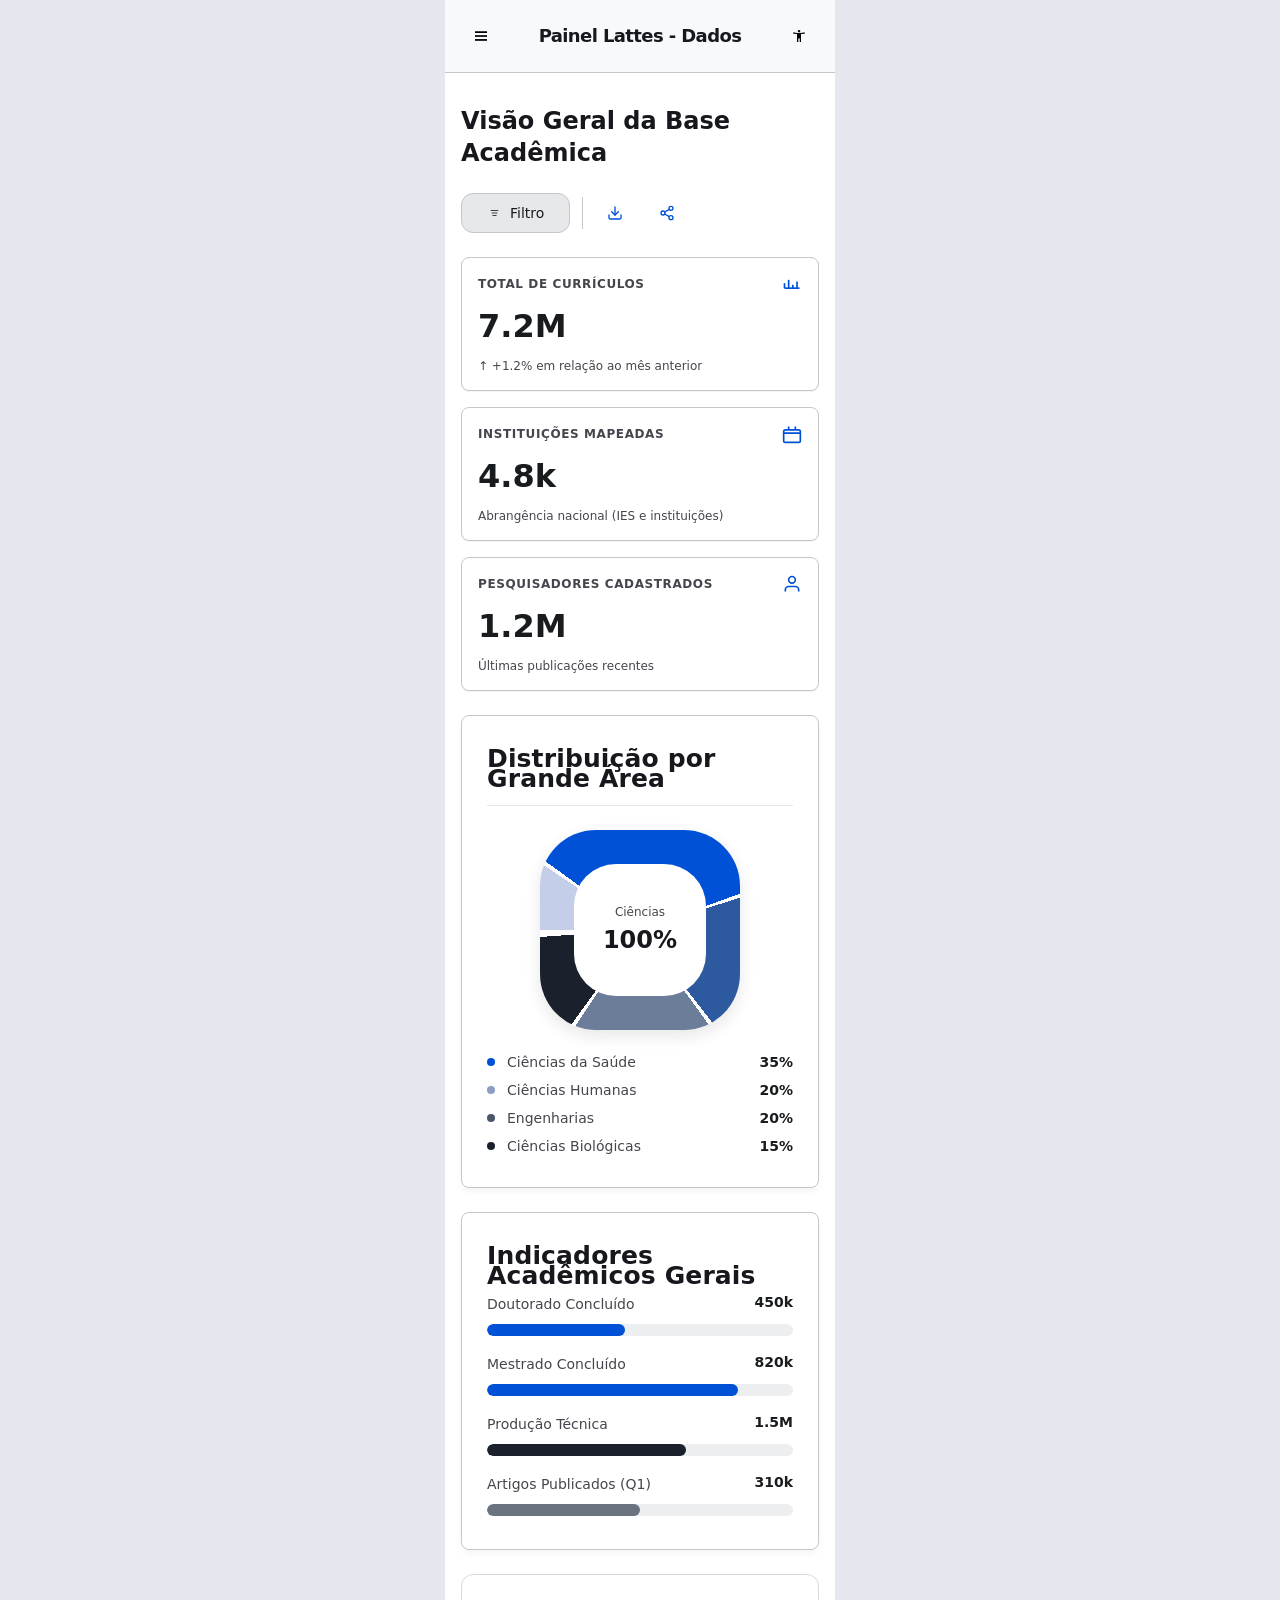
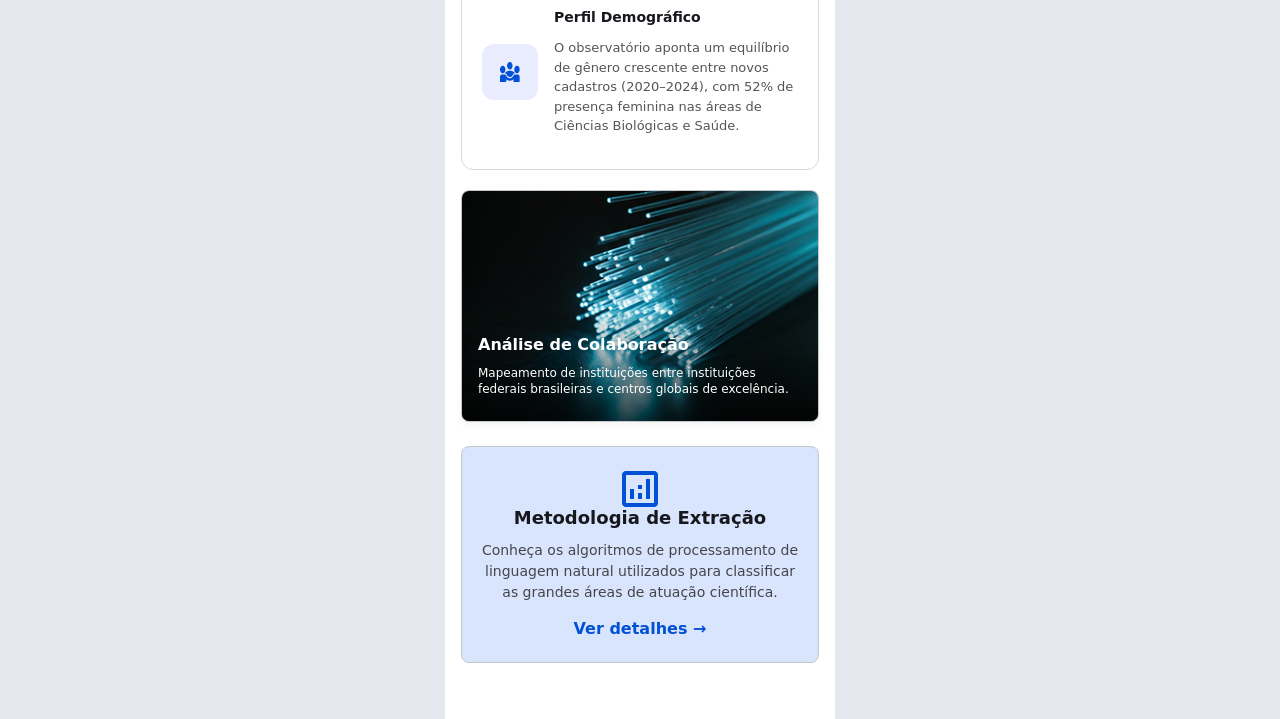
<file: painel_grandeArea.html>
<!DOCTYPE html>
<html lang="pt-BR">
<head>
    <meta charset="UTF-8">
    <meta name="viewport" content="width=device-width, initial-scale=1.0">
    <title>Painel Lattes - Dados</title>
    <link rel="stylesheet" href="style.css">
</head>
<body data-painel-page="grande-area">
    <div class="app-shell">
        <header class="top-app-bar">
            <button class="icon-button" id="menuToggle" aria-label="Abrir menu">
                <img src="assets/menu_hamburguer.png" alt="Menu" />
            </button>
            <div class="top-app-bar__title">Painel Lattes - Dados</div>
            <button class="icon-button" aria-label="Notificações">
                <img src="assets/acessibilidade.png" alt="Notificações" />
            </button>
        </header>

        <div class="menu-overlay" id="sideMenu" aria-hidden="true">
            <aside class="side-menu side-menu--painel" role="dialog" aria-label="Menu do painel">
                <div class="menu-header">
                    <div class="menu-title">Menu do painel</div>
                    <button type="button" class="menu-close" id="menuClose" aria-label="Fechar menu">×</button>
                </div>
                <ul class="menu-list">
                    <li>
                        <a href="dados-estatisticas.html" class="menu-item">
                            <svg viewBox="0 0 24 24" fill="none" stroke="currentColor" stroke-width="2" stroke-linecap="round" stroke-linejoin="round" aria-hidden="true">
                                <path d="M19 12H5"/><path d="M12 19l-7-7 7-7"/>
                            </svg>
                            Voltar
                        </a>
                    </li>
                </ul>
                <div class="menu-divider"></div>
                <ul class="menu-list menu-list--secondary">
                    <li>
                        <a href="#" class="menu-item">
                            <svg viewBox="0 0 24 24" fill="none" stroke="currentColor" stroke-width="2" stroke-linecap="round" stroke-linejoin="round" aria-hidden="true">
                                <circle cx="12" cy="12" r="3"/><path d="M19.4 15a7.9 7.9 0 0 0 .6-3 7.9 7.9 0 0 0-.6-3"/><path d="M4.6 9A7.9 7.9 0 0 0 4 12a7.9 7.9 0 0 0 .6 3"/><path d="M12 2v2"/><path d="M12 20v2"/><path d="M4.93 4.93l1.41 1.41"/><path d="M17.66 17.66l1.41 1.41"/><path d="M2 12h2"/><path d="M20 12h2"/><path d="M4.93 19.07l1.41-1.41"/><path d="M17.66 6.34l1.41-1.41"/>
                            </svg>
                            Configurações
                        </a>
                    </li>
                    <li>
                        <a href="#" class="menu-item">
                            <svg viewBox="0 0 24 24" fill="none" stroke="currentColor" stroke-width="2" stroke-linecap="round" stroke-linejoin="round" aria-hidden="true">
                                <circle cx="12" cy="4" r="2"/><path d="M12 6v2"/><path d="M6 10h12"/><path d="M7 22h10l-1-10H8l-1 10Z"/>
                            </svg>
                            Acessibilidade
                        </a>
                    </li>
                </ul>
            </aside>
        </div>

        <main class="main-content painel-content">
            <section class="painel-page">
                <div class="painel-header">
                    <h1 class="painel-title">Visão Geral da Base Acadêmica</h1>
                </div>

                <div class="painel-controls">
                    <button class="button button--filter" id="filtroToggle">
                        <svg viewBox="0 0 24 24" fill="none" stroke="currentColor" stroke-width="2" stroke-linecap="round" stroke-linejoin="round">
                            <path d="M4 6h16M6 12h12M8 18h8"/>
                        </svg>
                        Filtro
                    </button>
                    <div class="controls-divider"></div>
                    <button class="icon-button icon-button--action" aria-label="Download">
                        <svg viewBox="0 0 24 24" fill="none" stroke="currentColor" stroke-width="2" stroke-linecap="round" stroke-linejoin="round">
                            <path d="M21 15v4a2 2 0 0 1-2 2H5a2 2 0 0 1-2-2v-4"/><polyline points="7 10 12 15 17 10"/><line x1="12" y1="15" x2="12" y2="3"/>
                        </svg>
                    </button>
                    <button class="icon-button icon-button--action" aria-label="Compartilhar">
                        <svg viewBox="0 0 24 24" fill="none" stroke="currentColor" stroke-width="2" stroke-linecap="round" stroke-linejoin="round">
                            <circle cx="18" cy="5" r="3"/><circle cx="6" cy="12" r="3"/><circle cx="18" cy="19" r="3"/><line x1="8.59" y1="13.51" x2="15.42" y2="17.49"/><line x1="15.41" y1="6.51" x2="8.59" y2="10.49"/>
                        </svg>
                    </button>
                </div>

                <!-- Estatísticas Principais -->
                <div class="stats-grid">
                    <div class="stat-card">
                        <div class="stat-header">
                            <span class="stat-label">TOTAL DE CURRÍCULOS</span>
                            <svg class="stat-icon" viewBox="0 0 24 24" fill="none" stroke="currentColor" stroke-width="2">
                                <path d="M3 17v-6"/><path d="M8 17v-10"/><path d="M13 17v-4"/><path d="M18 17V9"/><path d="M21 17h-18"/>
                            </svg>
                        </div>
                        <div class="stat-value">7.2M</div>
                        <div class="stat-note">↑ +1.2% em relação ao mês anterior</div>
                    </div>

                    <div class="stat-card">
                        <div class="stat-header">
                            <span class="stat-label">INSTITUIÇÕES MAPEADAS</span>
                            <svg class="stat-icon" viewBox="0 0 24 24" fill="none" stroke="currentColor" stroke-width="2">
                                <rect x="2" y="7" width="20" height="15" rx="2"/><path d="M16 3v4M8 3v4M2 11h20"/>
                            </svg>
                        </div>
                        <div class="stat-value">4.8k</div>
                        <div class="stat-note">Abrangência nacional (IES e instituições)</div>
                    </div>

                    <div class="stat-card">
                        <div class="stat-header">
                            <span class="stat-label">PESQUISADORES CADASTRADOS</span>
                            <svg class="stat-icon" viewBox="0 0 24 24" fill="none" stroke="currentColor" stroke-width="2">
                                <path d="M20 21v-2a4 4 0 0 0-4-4H8a4 4 0 0 0-4 4v2"/><circle cx="12" cy="7" r="4"/>
                            </svg>
                        </div>
                        <div class="stat-value">1.2M</div>
                        <div class="stat-note">Últimas publicações recentes</div>
                    </div>
                </div>

                <!-- Gráfico Donut -->
                <div class="chart-card chart-card--grande-area">
                    <h2 class="chart-title">Distribuição por Grande Área</h2>
                    <div class="squircle-donut" aria-hidden="true">
                        <div class="squircle-donut__ring"></div>
                        <div class="squircle-donut__center">
                            <span class="squircle-donut__label">Ciências</span>
                            <span class="squircle-donut__value">100%</span>
                        </div>
                    </div>
                    <div class="donut-legend">
                        <div class="legend-item">
                            <span class="legend-dot" style="background-color: #0051d5;"></span>
                            <span class="legend-text">Ciências da Saúde</span>
                            <span class="legend-percent">35%</span>
                        </div>
                        <div class="legend-item">
                            <span class="legend-dot" style="background-color: #8b9dc3;"></span>
                            <span class="legend-text">Ciências Humanas</span>
                            <span class="legend-percent">20%</span>
                        </div>
                        <div class="legend-item">
                            <span class="legend-dot" style="background-color: #4a5568;"></span>
                            <span class="legend-text">Engenharias</span>
                            <span class="legend-percent">20%</span>
                        </div>
                        <div class="legend-item">
                            <span class="legend-dot" style="background-color: #1a202c;"></span>
                            <span class="legend-text">Ciências Biológicas</span>
                            <span class="legend-percent">15%</span>
                        </div>
                    </div>
                </div>

                <!-- Gráfico de Barras -->
                <div class="chart-card">
                    <div class="chart-title">Indicadores Acadêmicos Gerais</div>
                    <div class="bars-list">
                        <div class="bar-item">
                            <div class="bar-info">
                                <span class="bar-label">Doutorado Concluído</span>
                                <span class="bar-value">450k</span>
                            </div>
                            <div class="bar-container">
                                <div class="bar-fill" style="width: 45%;"></div>
                            </div>
                        </div>
                        <div class="bar-item">
                            <div class="bar-info">
                                <span class="bar-label">Mestrado Concluído</span>
                                <span class="bar-value">820k</span>
                            </div>
                            <div class="bar-container">
                                <div class="bar-fill" style="width: 82%;"></div>
                            </div>
                        </div>
                        <div class="bar-item">
                            <div class="bar-info">
                                <span class="bar-label">Produção Técnica</span>
                                <span class="bar-value">1.5M</span>
                            </div>
                            <div class="bar-container">
                                <div class="bar-fill bar-fill--dark" style="width: 65%;"></div>
                            </div>
                        </div>
                        <div class="bar-item">
                            <div class="bar-info">
                                <span class="bar-label">Artigos Publicados (Q1)</span>
                                <span class="bar-value">310k</span>
                            </div>
                            <div class="bar-container">
                                <div class="bar-fill bar-fill--gray" style="width: 50%;"></div>
                            </div>
                        </div>
                    </div>
                </div>

                <!-- Card Perfil Demográfico -->
                <div class="demographic-card">
                    <div class="demographic-icon">
                        <img src="assets/perfil_dem.png" alt="Perfil Demográfico">
                    </div>

                    <div class="demographic-content">
                        <h3>Perfil Demográfico</h3>

                        <p>
                            O observatório aponta um equilíbrio de gênero crescente
                            entre novos cadastros (2020–2024), com 52% de presença
                            feminina nas áreas de Ciências Biológicas e Saúde.
                        </p>
                    </div>
                </div>

                <!-- Card Análise de Colaboração -->
                <div class="showcase-card">
                    <img src="assets/analise.png" alt="Análise de Colaboração">
                    <div class="showcase-overlay">
                        <h3>Análise de Colaboração</h3>
                        <p>Mapeamento de instituições entre instituições federais brasileiras e centros globais de excelência.</p>
                    </div>
                </div>

                <!-- Card Metodologia -->
                <div class="method-card">
                    <img src="assets/metodologia.png" alt="Metodologia" class="method-image">

                    <h3>Metodologia de Extração</h3>

                    <p>
                        Conheça os algoritmos de processamento de linguagem natural
                        utilizados para classificar as grandes áreas de atuação científica.
                    </p>

                    <a href="#">Ver detalhes →</a>
                </div>
            </section>
        </main>
   

    <!-- Filter Panel Overlay -->
    <div class="filter-overlay" id="filterPanel" aria-hidden="true">
        <div class="filter-panel">
            <div class="filter-header">
                <button class="filter-close" id="filtroClose" aria-label="Fechar filtros">
                    <svg viewBox="0 0 24 24" fill="none" stroke="currentColor" stroke-width="2">
                        <line x1="18" y1="6" x2="6" y2="18"/><line x1="6" y1="6" x2="18" y2="18"/>
                    </svg>
                </button>
                <h2>Filtros</h2>
                <div class="filter-settings">
                    <svg viewBox="0 0 24 24" fill="none" stroke="currentColor" stroke-width="2">
                        <circle cx="12" cy="12" r="1"/><circle cx="12" cy="5" r="1"/><circle cx="12" cy="19" r="1"/>
                    </svg>
                </div>
            </div>

            <div class="filter-content">
                <div class="filter-section">
                    <div class="filter-section-header">
                        <svg viewBox="0 0 24 24" fill="none" stroke="currentColor" stroke-width="2">
                            <path d="M6 9h12M6 15h12"/>
                        </svg>
                        <span>LATTES</span>
                    </div>
                    <div class="filter-options">
                        <label class="filter-option filter-option--selected">
                            <input type="radio" name="lattes" value="formacao" checked>
                            <span>Formação</span>
                            <div class="radio-custom radio-custom--checked"></div>
                        </label>
                        <label class="filter-option">
                            <input type="radio" name="lattes" value="atuacao">
                            <span>Atuação</span>
                            <div class="radio-custom"></div>
                        </label>
                    </div>
                </div>

                <div class="filter-section">
                    <div class="filter-section-header">
                        <svg viewBox="0 0 24 24" fill="none" stroke="currentColor" stroke-width="2">
                            <rect x="3" y="3" width="18" height="18" rx="2"/><path d="M3 9h18M9 3v18"/>
                        </svg>
                        <span>TIPO DE GRÁFICO</span>
                    </div>
                    <div class="filter-options">
                        <label class="filter-option">
                            <input type="checkbox" name="grafico" value="barras">
                            <span>Barras</span>
                            <div class="checkbox-custom"></div>
                        </label>
                        <label class="filter-option">
                            <input type="checkbox" name="grafico" value="pizza">
                            <span>Pizza</span>
                            <div class="checkbox-custom"></div>
                        </label>
                        <label class="filter-option">
                            <input type="checkbox" name="grafico" value="linha">
                            <span>Linha</span>
                            <div class="checkbox-custom"></div>
                        </label>
                        <label class="filter-option">
                            <input type="checkbox" name="grafico" value="ranking">
                            <span>Ranking</span>
                            <div class="checkbox-custom"></div>
                        </label>
                        <label class="filter-option">
                            <input type="checkbox" name="grafico" value="cards">
                            <span>Cards estatísticos</span>
                            <div class="checkbox-custom"></div>
                        </label>
                    </div>
                </div>

                <div class="filter-section">
                    <div class="filter-section-header">
                        <svg viewBox="0 0 24 24" fill="none" stroke="currentColor" stroke-width="2">
                            <path d="M7 9l5-5 5 5M12 4v16"/>
                        </svg>
                        <span>DIMENSÃO</span>
                    </div>
                    <div class="filter-options">
                        <label class="filter-option filter-option--selected">
                            <input type="checkbox" name="dimensao" value="grande-area" checked>
                            <span>Grande Área</span>
                            <div class="checkbox-custom checkbox-custom--checked"></div>
                        </label>
                        <label class="filter-option">
                            <input type="checkbox" name="dimensao" value="area">
                            <span>Área</span>
                            <div class="checkbox-custom"></div>
                        </label>
                        <label class="filter-option">
                            <input type="checkbox" name="dimensao" value="instituicao">
                            <span>Instituição</span>
                            <div class="checkbox-custom"></div>
                        </label>
                        <label class="filter-option">
                            <input type="checkbox" name="dimensao" value="pais">
                            <span>País</span>
                            <div class="checkbox-custom"></div>
                        </label>
                        <label class="filter-option">
                            <input type="checkbox" name="dimensao" value="regiao">
                            <span>Região</span>
                            <div class="checkbox-custom"></div>
                        </label>
                        <label class="filter-option">
                            <input type="checkbox" name="dimensao" value="estado">
                            <span>Estado</span>
                            <div class="checkbox-custom"></div>
                        </label>
                        <label class="filter-option">
                            <input type="checkbox" name="dimensao" value="cidade">
                            <span>Cidade</span>
                            <div class="checkbox-custom"></div>
                        </label>
                        <label class="filter-option">
                            <input type="checkbox" name="dimensao" value="enquadramento">
                            <span>Enquadramento (Atuação)</span>
                            <div class="checkbox-custom"></div>
                        </label>
                        <label class="filter-option">
                            <input type="checkbox" name="dimensao" value="setor">
                            <span>Setor Institucional (Atuação)</span>
                            <div class="checkbox-custom"></div>
                        </label>
                        <label class="filter-option">
                            <input type="checkbox" name="dimensao" value="sexo-idade">
                            <span>Sexo/Idade</span>
                            <div class="checkbox-custom"></div>
                        </label>
                    </div>
                </div>
            </div>

            <div class="filter-footer">
                <button class="button button--primary button--apply">Aplicar filtros</button>
                <button class="button button--secondary button--clear">Limpar filtros</button>
            </div>
        </div>
    </div>
     </div>

    <script defer src="script.js"></script>
</body>
</html>
</file>
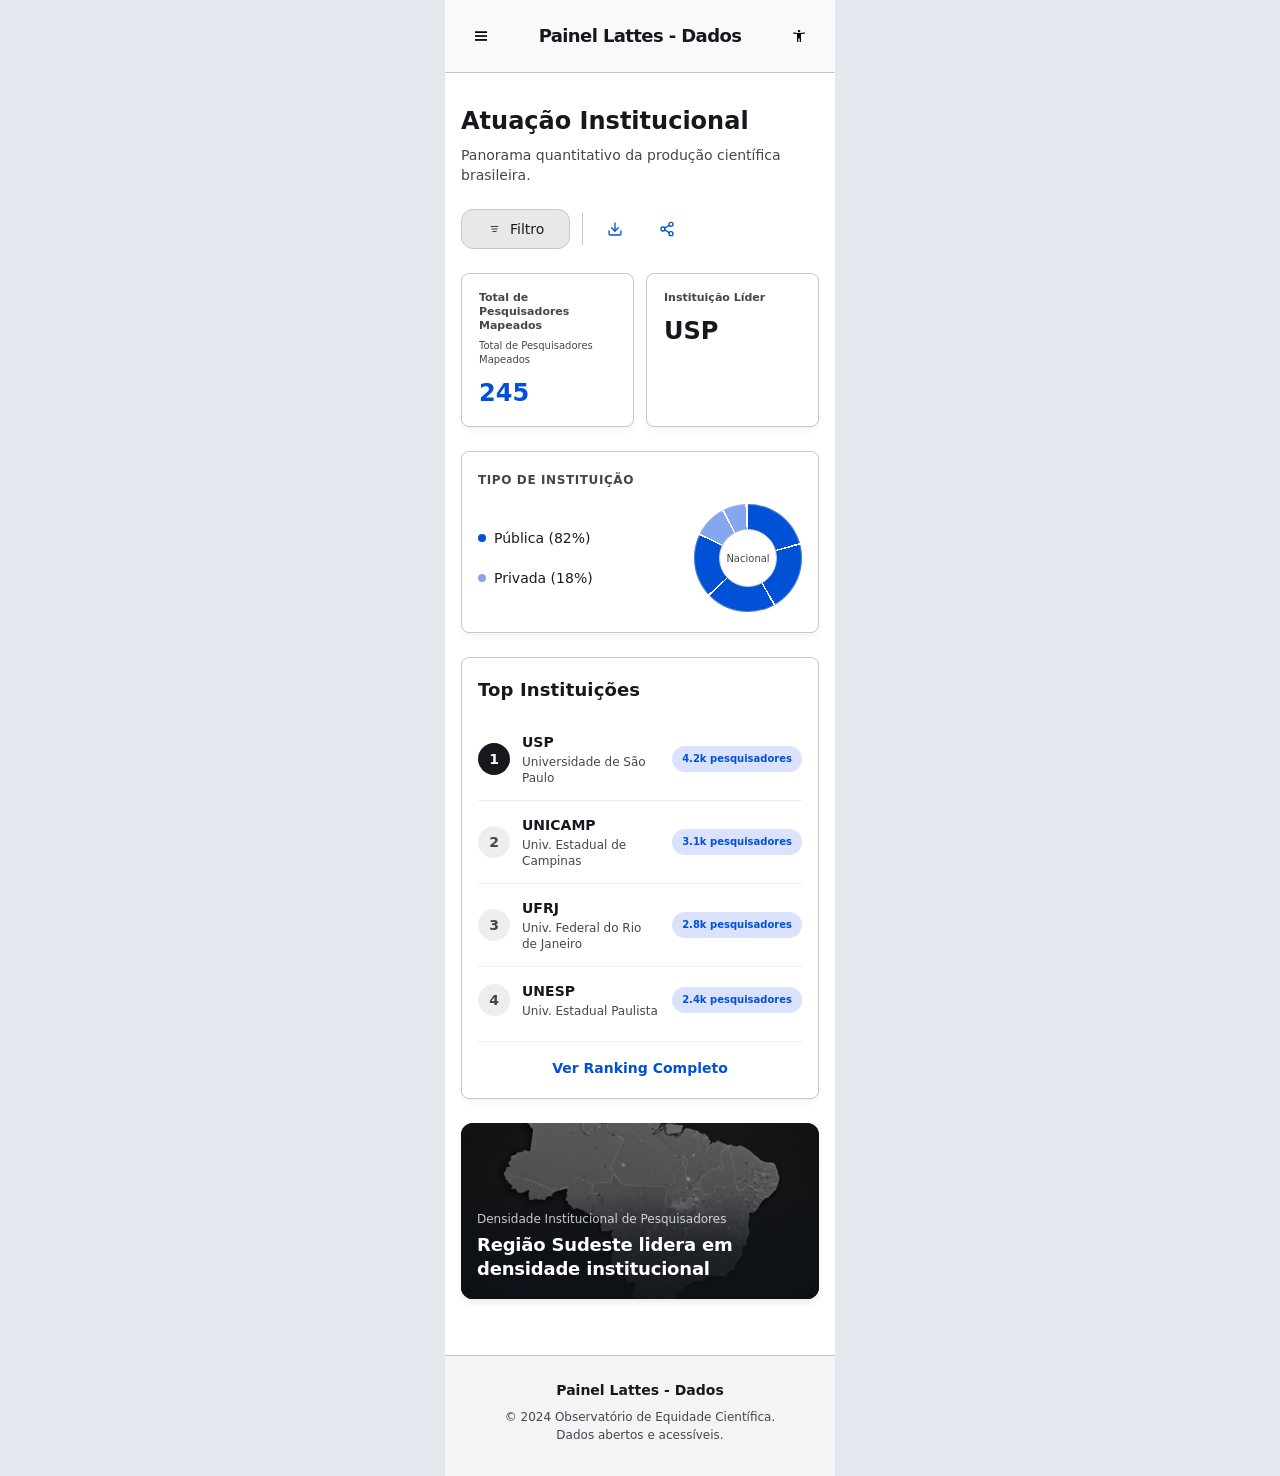
<file: painel_instituicao.html>
<!DOCTYPE html>
<html lang="pt-BR">
<head>
    <meta charset="UTF-8">
    <meta name="viewport" content="width=device-width, initial-scale=1.0">
    <title>Painel Lattes - Dados</title>
    <link rel="stylesheet" href="style.css">
</head>
<body data-painel-page="instituicao">
    <div class="app-shell">
        <header class="top-app-bar">
            <button class="icon-button" id="menuToggle" aria-label="Abrir menu">
                <img src="assets/menu_hamburguer.png" alt="Menu" />
            </button>
            <div class="top-app-bar__title">Painel Lattes - Dados</div>
            <button class="icon-button" aria-label="Notificações">
                <img src="assets/acessibilidade.png" alt="Notificações" />
            </button>
        </header>

        <div class="menu-overlay" id="sideMenu" aria-hidden="true">
            <aside class="side-menu side-menu--painel" role="dialog" aria-label="Menu do painel">
                <div class="menu-header">
                    <div class="menu-title">Menu do painel</div>
                    <button type="button" class="menu-close" id="menuClose" aria-label="Fechar menu">×</button>
                </div>
                <ul class="menu-list">
                    <li>
                        <a href="dados-estatisticas.html" class="menu-item">
                            <svg viewBox="0 0 24 24" fill="none" stroke="currentColor" stroke-width="2" stroke-linecap="round" stroke-linejoin="round" aria-hidden="true">
                                <path d="M19 12H5"/><path d="M12 19l-7-7 7-7"/>
                            </svg>
                            Voltar
                        </a>
                    </li>
                </ul>
                <div class="menu-divider"></div>
                <ul class="menu-list menu-list--secondary">
                    <li>
                        <a href="#" class="menu-item">
                            <svg viewBox="0 0 24 24" fill="none" stroke="currentColor" stroke-width="2" stroke-linecap="round" stroke-linejoin="round" aria-hidden="true">
                                <circle cx="12" cy="12" r="3"/><path d="M19.4 15a7.9 7.9 0 0 0 .6-3 7.9 7.9 0 0 0-.6-3"/><path d="M4.6 9A7.9 7.9 0 0 0 4 12a7.9 7.9 0 0 0 .6 3"/><path d="M12 2v2"/><path d="M12 20v2"/><path d="M4.93 4.93l1.41 1.41"/><path d="M17.66 17.66l1.41 1.41"/><path d="M2 12h2"/><path d="M20 12h2"/><path d="M4.93 19.07l1.41-1.41"/><path d="M17.66 6.34l1.41-1.41"/>
                            </svg>
                            Configurações
                        </a>
                    </li>
                    <li>
                        <a href="#" class="menu-item">
                            <svg viewBox="0 0 24 24" fill="none" stroke="currentColor" stroke-width="2" stroke-linecap="round" stroke-linejoin="round" aria-hidden="true">
                                <circle cx="12" cy="4" r="2"/><path d="M12 6v2"/><path d="M6 10h12"/><path d="M7 22h10l-1-10H8l-1 10Z"/>
                            </svg>
                            Acessibilidade
                        </a>
                    </li>
                </ul>
            </aside>
        </div>

        <main class="main-content painel-content">
            <section class="painel-page painel-page--instituicao">
                <div class="painel-header">
                    <h1 class="painel-title">Atuação Institucional</h1>
                    <p class="painel-subtitle">Panorama quantitativo da produção científica brasileira.</p>
                </div>

                <div class="painel-controls">
                    <button class="button button--filter" id="filtroToggle">
                        <svg viewBox="0 0 24 24" fill="none" stroke="currentColor" stroke-width="2" stroke-linecap="round" stroke-linejoin="round">
                            <path d="M4 6h16M6 12h12M8 18h8"/>
                        </svg>
                        Filtro
                    </button>
                    <div class="controls-divider"></div>
                    <button class="icon-button icon-button--action" aria-label="Download">
                        <svg viewBox="0 0 24 24" fill="none" stroke="currentColor" stroke-width="2" stroke-linecap="round" stroke-linejoin="round">
                            <path d="M21 15v4a2 2 0 0 1-2 2H5a2 2 0 0 1-2-2v-4"/><polyline points="7 10 12 15 17 10"/><line x1="12" y1="15" x2="12" y2="3"/>
                        </svg>
                    </button>
                    <button class="icon-button icon-button--action" aria-label="Compartilhar">
                        <svg viewBox="0 0 24 24" fill="none" stroke="currentColor" stroke-width="2" stroke-linecap="round" stroke-linejoin="round">
                            <circle cx="18" cy="5" r="3"/><circle cx="6" cy="12" r="3"/><circle cx="18" cy="19" r="3"/><line x1="8.59" y1="13.51" x2="15.42" y2="17.49"/><line x1="15.41" y1="6.51" x2="8.59" y2="10.49"/>
                        </svg>
                    </button>
                </div>

                <div class="metrics-grid">
                    <div class="metric-card metric-card--researchers">
                        <span class="metric-label">Total de Pesquisadores Mapeados</span>
                        <span class="metric-echo">Total de Pesquisadores Mapeados</span>
                        <div class="metric-value">
                            <span class="metric-number">245</span>
                        </div>
                    </div>
                    <div class="metric-card">
                        <span class="metric-label">Instituição Líder</span>
                        <div class="metric-value">
                            <span class="metric-number">USP</span>
                        </div>
                    </div>
                </div>

                <div class="chart-card chart-card--tipo">
                    <span class="chart-card__eyebrow">Tipo de Instituição</span>
                    <div class="institution-type-row">
                        <div class="donut-legend institution-legend">
                            <div class="legend-item">
                                <span class="legend-dot" style="background-color: #0051d5;"></span>
                                <span class="legend-text">Pública (82%)</span>
                            </div>
                            <div class="legend-item">
                                <span class="legend-dot" style="background-color: #84a6ef;"></span>
                                <span class="legend-text">Privada (18%)</span>
                            </div>
                        </div>
                        <div class="institution-donut" aria-hidden="true">
                            <div class="institution-donut__ring"></div>
                            <div class="institution-donut__center">Nacional</div>
                        </div>
                    </div>
                </div>

                <div class="chart-card chart-card--ranking">
                    <h2 class="chart-title">Top Instituições</h2>
                    <ol class="institution-ranking">
                        <li class="institution-ranking__item">
                            <span class="institution-ranking__rank institution-ranking__rank--first">1</span>
                            <div class="institution-ranking__info">
                                <span class="institution-ranking__acronym">USP</span>
                                <span class="institution-ranking__name">Universidade de São Paulo</span>
                            </div>
                            <span class="institution-ranking__badge">4.2k pesquisadores</span>
                        </li>
                        <li class="institution-ranking__item">
                            <span class="institution-ranking__rank">2</span>
                            <div class="institution-ranking__info">
                                <span class="institution-ranking__acronym">UNICAMP</span>
                                <span class="institution-ranking__name">Univ. Estadual de Campinas</span>
                            </div>
                            <span class="institution-ranking__badge">3.1k pesquisadores</span>
                        </li>
                        <li class="institution-ranking__item">
                            <span class="institution-ranking__rank">3</span>
                            <div class="institution-ranking__info">
                                <span class="institution-ranking__acronym">UFRJ</span>
                                <span class="institution-ranking__name">Univ. Federal do Rio de Janeiro</span>
                            </div>
                            <span class="institution-ranking__badge">2.8k pesquisadores</span>
                        </li>
                        <li class="institution-ranking__item">
                            <span class="institution-ranking__rank">4</span>
                            <div class="institution-ranking__info">
                                <span class="institution-ranking__acronym">UNESP</span>
                                <span class="institution-ranking__name">Univ. Estadual Paulista</span>
                            </div>
                            <span class="institution-ranking__badge">2.4k pesquisadores</span>
                        </li>
                    </ol>
                    <a href="#" class="institution-ranking__link">Ver Ranking Completo</a>
                </div>

                <div class="showcase-card showcase-card--densidade">
                    <img src="assets/Mapa-de-Instituições.png" alt="Mapa de densidade institucional de pesquisadores no Brasil">
                    <div class="showcase-overlay">
                        <p class="showcase-eyebrow">Densidade Institucional de Pesquisadores</p>
                        <h3>Região Sudeste lidera em densidade institucional</h3>
                    </div>
                </div>
            </section>
        </main>

        <footer class="painel-simple-footer">
            <h2 class="painel-simple-footer__title">Painel Lattes - Dados</h2>
            <p class="painel-simple-footer__copy">© 2024 Observatório de Equidade Científica.<br>Dados abertos e acessíveis.</p>
        </footer>

        <div class="filter-overlay" id="filterPanel" aria-hidden="true">
            <div class="filter-panel">
                <div class="filter-header">
                    <button class="filter-close" id="filtroClose" aria-label="Fechar filtros">
                        <svg viewBox="0 0 24 24" fill="none" stroke="currentColor" stroke-width="2">
                            <line x1="18" y1="6" x2="6" y2="18"/><line x1="6" y1="6" x2="18" y2="18"/>
                        </svg>
                    </button>
                    <h2>Filtros</h2>
                    <div class="filter-settings">
                        <svg viewBox="0 0 24 24" fill="none" stroke="currentColor" stroke-width="2">
                            <circle cx="12" cy="12" r="1"/><circle cx="12" cy="5" r="1"/><circle cx="12" cy="19" r="1"/>
                        </svg>
                    </div>
                </div>

                <div class="filter-content">
                    <div class="filter-section">
                        <div class="filter-section-header">
                            <svg viewBox="0 0 24 24" fill="none" stroke="currentColor" stroke-width="2">
                                <path d="M6 9h12M6 15h12"/>
                            </svg>
                            <span>LATTES</span>
                        </div>
                        <div class="filter-options">
                            <label class="filter-option filter-option--selected">
                                <input type="radio" name="lattes" value="formacao" checked>
                                <span>Formação</span>
                                <div class="radio-custom radio-custom--checked"></div>
                            </label>
                            <label class="filter-option">
                                <input type="radio" name="lattes" value="atuacao">
                                <span>Atuação</span>
                                <div class="radio-custom"></div>
                            </label>
                        </div>
                    </div>

                    <div class="filter-section">
                        <div class="filter-section-header">
                            <svg viewBox="0 0 24 24" fill="none" stroke="currentColor" stroke-width="2">
                                <rect x="3" y="3" width="18" height="18" rx="2"/><path d="M3 9h18M9 3v18"/>
                            </svg>
                            <span>TIPO DE GRÁFICO</span>
                        </div>
                        <div class="filter-options">
                            <label class="filter-option">
                                <input type="checkbox" name="grafico" value="barras">
                                <span>Barras</span>
                                <div class="checkbox-custom"></div>
                            </label>
                            <label class="filter-option">
                                <input type="checkbox" name="grafico" value="pizza">
                                <span>Pizza</span>
                                <div class="checkbox-custom"></div>
                            </label>
                            <label class="filter-option">
                                <input type="checkbox" name="grafico" value="linha">
                                <span>Linha</span>
                                <div class="checkbox-custom"></div>
                            </label>
                            <label class="filter-option">
                                <input type="checkbox" name="grafico" value="ranking">
                                <span>Ranking</span>
                                <div class="checkbox-custom"></div>
                            </label>
                            <label class="filter-option">
                                <input type="checkbox" name="grafico" value="cards">
                                <span>Cards estatísticos</span>
                                <div class="checkbox-custom"></div>
                            </label>
                        </div>
                    </div>

                    <div class="filter-section">
                        <div class="filter-section-header">
                            <svg viewBox="0 0 24 24" fill="none" stroke="currentColor" stroke-width="2">
                                <path d="M7 9l5-5 5 5M12 4v16"/>
                            </svg>
                            <span>DIMENSÃO</span>
                        </div>
                        <div class="filter-options">
                            <label class="filter-option">
                                <input type="checkbox" name="dimensao" value="grande-area">
                                <span>Grande Área</span>
                                <div class="checkbox-custom"></div>
                            </label>
                            <label class="filter-option">
                                <input type="checkbox" name="dimensao" value="area">
                                <span>Área</span>
                                <div class="checkbox-custom"></div>
                            </label>
                            <label class="filter-option filter-option--selected">
                                <input type="checkbox" name="dimensao" value="instituicao" checked>
                                <span>Instituição</span>
                                <div class="checkbox-custom checkbox-custom--checked"></div>
                            </label>
                            <label class="filter-option">
                                <input type="checkbox" name="dimensao" value="pais">
                                <span>País</span>
                                <div class="checkbox-custom"></div>
                            </label>
                            <label class="filter-option">
                                <input type="checkbox" name="dimensao" value="regiao">
                                <span>Região</span>
                                <div class="checkbox-custom"></div>
                            </label>
                            <label class="filter-option">
                                <input type="checkbox" name="dimensao" value="estado">
                                <span>Estado</span>
                                <div class="checkbox-custom"></div>
                            </label>
                            <label class="filter-option">
                                <input type="checkbox" name="dimensao" value="cidade">
                                <span>Cidade</span>
                                <div class="checkbox-custom"></div>
                            </label>
                            <label class="filter-option">
                                <input type="checkbox" name="dimensao" value="enquadramento">
                                <span>Enquadramento (Atuação)</span>
                                <div class="checkbox-custom"></div>
                            </label>
                            <label class="filter-option">
                                <input type="checkbox" name="dimensao" value="setor">
                                <span>Setor Institucional (Atuação)</span>
                                <div class="checkbox-custom"></div>
                            </label>
                            <label class="filter-option">
                                <input type="checkbox" name="dimensao" value="sexo-idade">
                                <span>Sexo/Idade</span>
                                <div class="checkbox-custom"></div>
                            </label>
                        </div>
                    </div>
                </div>

                <div class="filter-footer">
                    <button class="button button--primary button--apply">Aplicar filtros</button>
                    <button class="button button--secondary button--clear">Limpar filtros</button>
                </div>
            </div>
        </div>
    </div>

    <script defer src="script.js"></script>
</body>
</html>
</file>
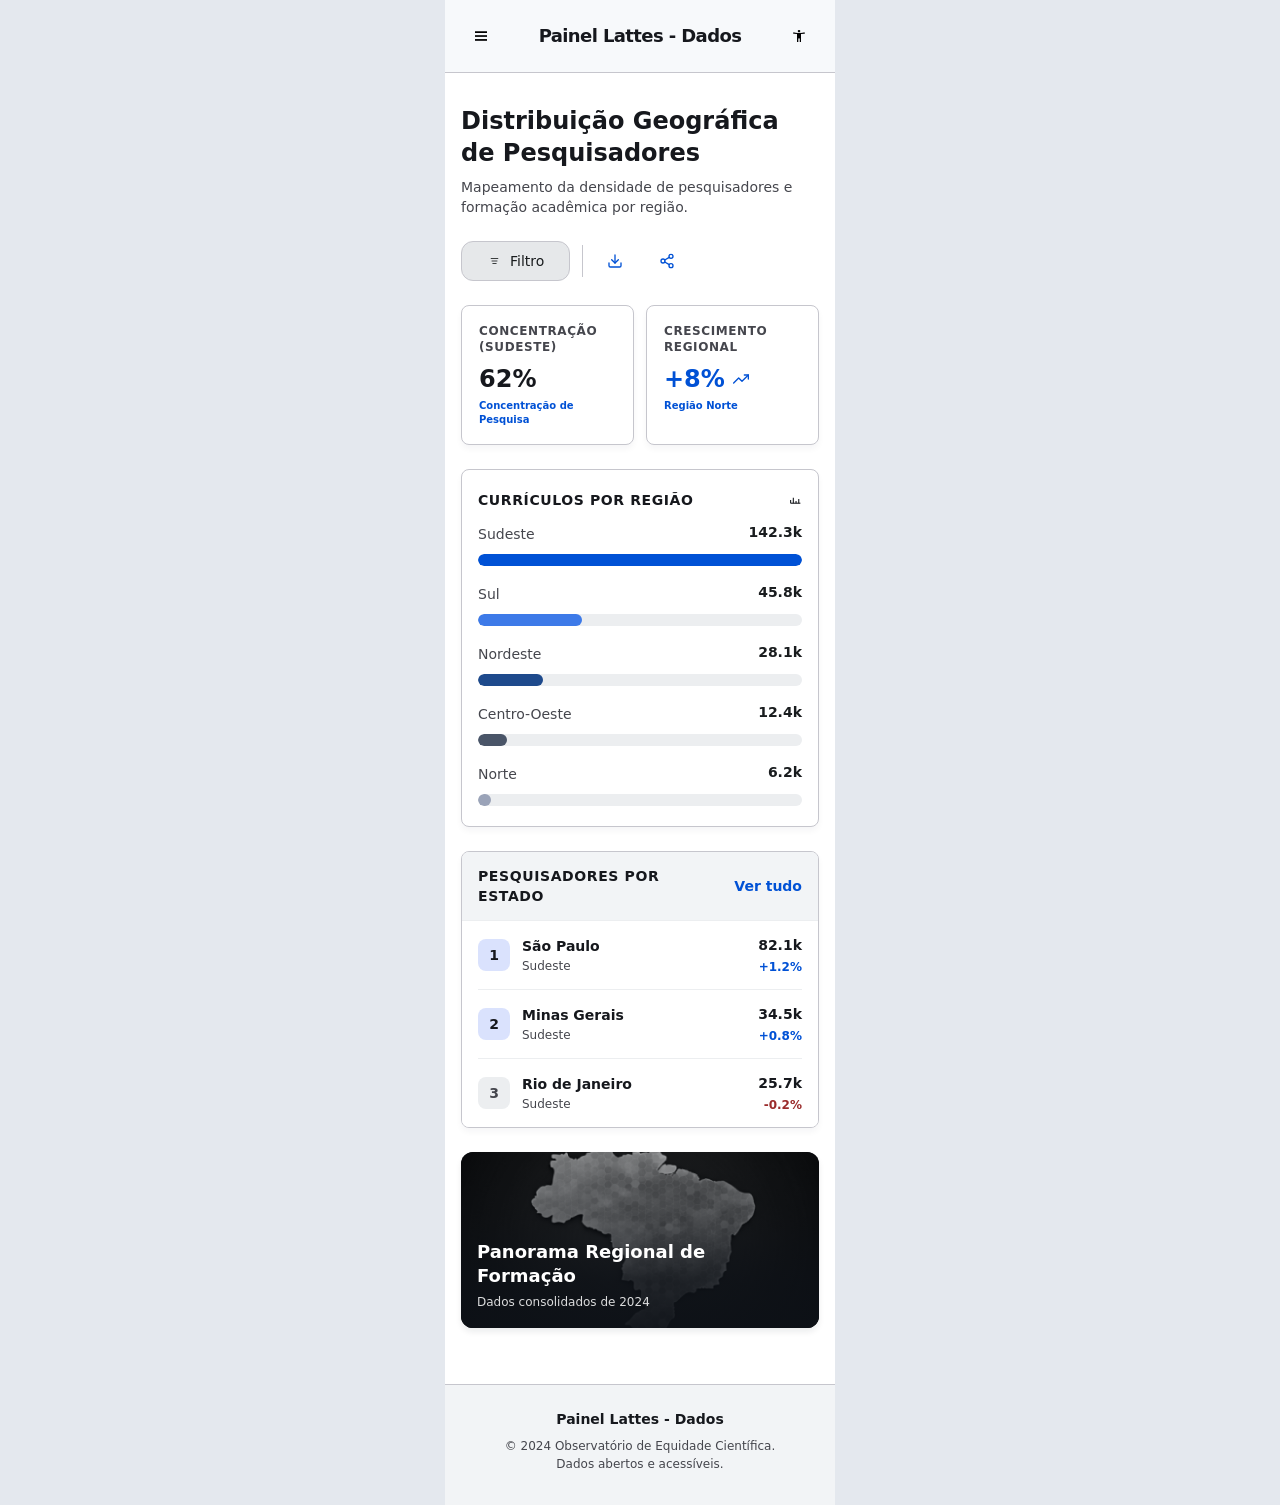
<file: painel_regiao.html>
<!DOCTYPE html>
<html lang="pt-BR">
<head>
    <meta charset="UTF-8">
    <meta name="viewport" content="width=device-width, initial-scale=1.0">
    <title>Painel Lattes - Dados</title>
    <link rel="stylesheet" href="style.css">
</head>
<body data-painel-page="regiao">
    <div class="app-shell">
        <header class="top-app-bar">
            <button class="icon-button" id="menuToggle" aria-label="Abrir menu">
                <img src="assets/menu_hamburguer.png" alt="Menu" />
            </button>
            <div class="top-app-bar__title">Painel Lattes - Dados</div>
            <button class="icon-button" aria-label="Notificações">
                <img src="assets/acessibilidade.png" alt="Notificações" />
            </button>
        </header>

        <div class="menu-overlay" id="sideMenu" aria-hidden="true">
            <aside class="side-menu side-menu--painel" role="dialog" aria-label="Menu do painel">
                <div class="menu-header">
                    <div class="menu-title">Menu do painel</div>
                    <button type="button" class="menu-close" id="menuClose" aria-label="Fechar menu">×</button>
                </div>
                <ul class="menu-list">
                    <li>
                        <a href="dados-estatisticas.html" class="menu-item">
                            <svg viewBox="0 0 24 24" fill="none" stroke="currentColor" stroke-width="2" stroke-linecap="round" stroke-linejoin="round" aria-hidden="true">
                                <path d="M19 12H5"/><path d="M12 19l-7-7 7-7"/>
                            </svg>
                            Voltar
                        </a>
                    </li>
                </ul>
                <div class="menu-divider"></div>
                <ul class="menu-list menu-list--secondary">
                    <li>
                        <a href="#" class="menu-item">
                            <svg viewBox="0 0 24 24" fill="none" stroke="currentColor" stroke-width="2" stroke-linecap="round" stroke-linejoin="round" aria-hidden="true">
                                <circle cx="12" cy="12" r="3"/><path d="M19.4 15a7.9 7.9 0 0 0 .6-3 7.9 7.9 0 0 0-.6-3"/><path d="M4.6 9A7.9 7.9 0 0 0 4 12a7.9 7.9 0 0 0 .6 3"/><path d="M12 2v2"/><path d="M12 20v2"/><path d="M4.93 4.93l1.41 1.41"/><path d="M17.66 17.66l1.41 1.41"/><path d="M2 12h2"/><path d="M20 12h2"/><path d="M4.93 19.07l1.41-1.41"/><path d="M17.66 6.34l1.41-1.41"/>
                            </svg>
                            Configurações
                        </a>
                    </li>
                    <li>
                        <a href="#" class="menu-item">
                            <svg viewBox="0 0 24 24" fill="none" stroke="currentColor" stroke-width="2" stroke-linecap="round" stroke-linejoin="round" aria-hidden="true">
                                <circle cx="12" cy="4" r="2"/><path d="M12 6v2"/><path d="M6 10h12"/><path d="M7 22h10l-1-10H8l-1 10Z"/>
                            </svg>
                            Acessibilidade
                        </a>
                    </li>
                </ul>
            </aside>
        </div>

        <main class="main-content painel-content">
            <section class="painel-page painel-page--regiao">
                <div class="painel-header">
                    <h1 class="painel-title">Distribuição Geográfica de Pesquisadores</h1>
                    <p class="painel-subtitle">Mapeamento da densidade de pesquisadores e formação acadêmica por região.</p>
                </div>

                <div class="painel-controls">
                    <button class="button button--filter" id="filtroToggle">
                        <svg viewBox="0 0 24 24" fill="none" stroke="currentColor" stroke-width="2" stroke-linecap="round" stroke-linejoin="round">
                            <path d="M4 6h16M6 12h12M8 18h8"/>
                        </svg>
                        Filtro
                    </button>
                    <div class="controls-divider"></div>
                    <button class="icon-button icon-button--action" aria-label="Download">
                        <svg viewBox="0 0 24 24" fill="none" stroke="currentColor" stroke-width="2" stroke-linecap="round" stroke-linejoin="round">
                            <path d="M21 15v4a2 2 0 0 1-2 2H5a2 2 0 0 1-2-2v-4"/><polyline points="7 10 12 15 17 10"/><line x1="12" y1="15" x2="12" y2="3"/>
                        </svg>
                    </button>
                    <button class="icon-button icon-button--action" aria-label="Compartilhar">
                        <svg viewBox="0 0 24 24" fill="none" stroke="currentColor" stroke-width="2" stroke-linecap="round" stroke-linejoin="round">
                            <circle cx="18" cy="5" r="3"/><circle cx="6" cy="12" r="3"/><circle cx="18" cy="19" r="3"/><line x1="8.59" y1="13.51" x2="15.42" y2="17.49"/><line x1="15.41" y1="6.51" x2="8.59" y2="10.49"/>
                        </svg>
                    </button>
                </div>

                <div class="metrics-grid">
                    <div class="metric-card">
                        <span class="metric-label">Concentração (Sudeste)</span>
                        <div class="metric-value">
                            <span class="metric-number">62%</span>
                        </div>
                        <span class="metric-footnote">Concentração de Pesquisa</span>
                    </div>
                    <div class="metric-card metric-card--growth">
                        <span class="metric-label">Crescimento Regional</span>
                        <div class="metric-value">
                            <span class="metric-number metric-positive">+8%</span>
                            <svg class="metric-icon" viewBox="0 0 24 24" fill="none" stroke="currentColor" stroke-width="2" stroke-linecap="round" stroke-linejoin="round" aria-hidden="true">
                                <polyline points="23 6 13.5 15.5 8.5 10.5 1 18"/><polyline points="17 6 23 6 23 12"/>
                            </svg>
                        </div>
                        <span class="metric-footnote">Região Norte</span>
                    </div>
                </div>

                <div class="chart-card chart-card--curriculos">
                    <div class="chart-header">
                        <h2 class="chart-title">Currículos por Região</h2>
                        <svg class="chart-icon" viewBox="0 0 24 24" fill="none" stroke="currentColor" stroke-width="2" aria-hidden="true">
                            <path d="M3 17v-6"/><path d="M8 17v-10"/><path d="M13 17v-4"/><path d="M18 17V9"/><path d="M21 17h-18"/>
                        </svg>
                    </div>
                    <div class="bars-list bars-list--regiao">
                        <div class="bar-item">
                            <div class="bar-info">
                                <span class="bar-label">Sudeste</span>
                                <span class="bar-value">142.3k</span>
                            </div>
                            <div class="bar-container">
                                <div class="bar-fill" style="width: 100%;"></div>
                            </div>
                        </div>
                        <div class="bar-item">
                            <div class="bar-info">
                                <span class="bar-label">Sul</span>
                                <span class="bar-value">45.8k</span>
                            </div>
                            <div class="bar-container">
                                <div class="bar-fill bar-fill--sul" style="width: 32%;"></div>
                            </div>
                        </div>
                        <div class="bar-item">
                            <div class="bar-info">
                                <span class="bar-label">Nordeste</span>
                                <span class="bar-value">28.1k</span>
                            </div>
                            <div class="bar-container">
                                <div class="bar-fill bar-fill--nordeste" style="width: 20%;"></div>
                            </div>
                        </div>
                        <div class="bar-item">
                            <div class="bar-info">
                                <span class="bar-label">Centro-Oeste</span>
                                <span class="bar-value">12.4k</span>
                            </div>
                            <div class="bar-container">
                                <div class="bar-fill bar-fill--centro" style="width: 9%;"></div>
                            </div>
                        </div>
                        <div class="bar-item">
                            <div class="bar-info">
                                <span class="bar-label">Norte</span>
                                <span class="bar-value">6.2k</span>
                            </div>
                            <div class="bar-container">
                                <div class="bar-fill bar-fill--norte" style="width: 4%;"></div>
                            </div>
                        </div>
                    </div>
                </div>

                <div class="chart-card chart-card--estados">
                    <div class="chart-card__header chart-card__header--estados">
                        <h2 class="chart-title">Pesquisadores por Estado</h2>
                        <a href="#" class="chart-header__link">Ver tudo</a>
                    </div>
                    <ol class="state-ranking">
                        <li class="state-ranking__item">
                            <span class="state-ranking__rank state-ranking__rank--top">1</span>
                            <div class="state-ranking__info">
                                <span class="state-ranking__name">São Paulo</span>
                                <span class="state-ranking__region">Sudeste</span>
                            </div>
                            <div class="state-ranking__stats">
                                <span class="state-ranking__count">82.1k</span>
                                <span class="state-ranking__trend state-ranking__trend--up">+1.2%</span>
                            </div>
                        </li>
                        <li class="state-ranking__item">
                            <span class="state-ranking__rank state-ranking__rank--top">2</span>
                            <div class="state-ranking__info">
                                <span class="state-ranking__name">Minas Gerais</span>
                                <span class="state-ranking__region">Sudeste</span>
                            </div>
                            <div class="state-ranking__stats">
                                <span class="state-ranking__count">34.5k</span>
                                <span class="state-ranking__trend state-ranking__trend--up">+0.8%</span>
                            </div>
                        </li>
                        <li class="state-ranking__item">
                            <span class="state-ranking__rank state-ranking__rank--muted">3</span>
                            <div class="state-ranking__info">
                                <span class="state-ranking__name">Rio de Janeiro</span>
                                <span class="state-ranking__region">Sudeste</span>
                            </div>
                            <div class="state-ranking__stats">
                                <span class="state-ranking__count">25.7k</span>
                                <span class="state-ranking__trend state-ranking__trend--down">-0.2%</span>
                            </div>
                        </li>
                    </ol>
                </div>

                <div class="showcase-card showcase-card--panorama">
                    <img src="assets/mapa.png" alt="Mapa do Brasil com panorama regional de formação">
                    <div class="showcase-overlay">
                        <h3>Panorama Regional de Formação</h3>
                        <p>Dados consolidados de 2024</p>
                    </div>
                </div>
            </section>
        </main>

        <footer class="painel-simple-footer">
            <h2 class="painel-simple-footer__title">Painel Lattes - Dados</h2>
            <p class="painel-simple-footer__copy">© 2024 Observatório de Equidade Científica.<br>Dados abertos e acessíveis.</p>
        </footer>

        <div class="filter-overlay" id="filterPanel" aria-hidden="true">
            <div class="filter-panel">
                <div class="filter-header">
                    <button class="filter-close" id="filtroClose" aria-label="Fechar filtros">
                        <svg viewBox="0 0 24 24" fill="none" stroke="currentColor" stroke-width="2">
                            <line x1="18" y1="6" x2="6" y2="18"/><line x1="6" y1="6" x2="18" y2="18"/>
                        </svg>
                    </button>
                    <h2>Filtros</h2>
                    <div class="filter-settings">
                        <svg viewBox="0 0 24 24" fill="none" stroke="currentColor" stroke-width="2">
                            <circle cx="12" cy="12" r="1"/><circle cx="12" cy="5" r="1"/><circle cx="12" cy="19" r="1"/>
                        </svg>
                    </div>
                </div>

                <div class="filter-content">
                    <div class="filter-section">
                        <div class="filter-section-header">
                            <svg viewBox="0 0 24 24" fill="none" stroke="currentColor" stroke-width="2">
                                <path d="M6 9h12M6 15h12"/>
                            </svg>
                            <span>LATTES</span>
                        </div>
                        <div class="filter-options">
                            <label class="filter-option filter-option--selected">
                                <input type="radio" name="lattes" value="formacao" checked>
                                <span>Formação</span>
                                <div class="radio-custom radio-custom--checked"></div>
                            </label>
                            <label class="filter-option">
                                <input type="radio" name="lattes" value="atuacao">
                                <span>Atuação</span>
                                <div class="radio-custom"></div>
                            </label>
                        </div>
                    </div>

                    <div class="filter-section">
                        <div class="filter-section-header">
                            <svg viewBox="0 0 24 24" fill="none" stroke="currentColor" stroke-width="2">
                                <rect x="3" y="3" width="18" height="18" rx="2"/><path d="M3 9h18M9 3v18"/>
                            </svg>
                            <span>TIPO DE GRÁFICO</span>
                        </div>
                        <div class="filter-options">
                            <label class="filter-option">
                                <input type="checkbox" name="grafico" value="barras">
                                <span>Barras</span>
                                <div class="checkbox-custom"></div>
                            </label>
                            <label class="filter-option">
                                <input type="checkbox" name="grafico" value="pizza">
                                <span>Pizza</span>
                                <div class="checkbox-custom"></div>
                            </label>
                            <label class="filter-option">
                                <input type="checkbox" name="grafico" value="linha">
                                <span>Linha</span>
                                <div class="checkbox-custom"></div>
                            </label>
                            <label class="filter-option">
                                <input type="checkbox" name="grafico" value="ranking">
                                <span>Ranking</span>
                                <div class="checkbox-custom"></div>
                            </label>
                            <label class="filter-option">
                                <input type="checkbox" name="grafico" value="cards">
                                <span>Cards estatísticos</span>
                                <div class="checkbox-custom"></div>
                            </label>
                        </div>
                    </div>

                    <div class="filter-section">
                        <div class="filter-section-header">
                            <svg viewBox="0 0 24 24" fill="none" stroke="currentColor" stroke-width="2">
                                <path d="M7 9l5-5 5 5M12 4v16"/>
                            </svg>
                            <span>DIMENSÃO</span>
                        </div>
                        <div class="filter-options">
                            <label class="filter-option">
                                <input type="checkbox" name="dimensao" value="grande-area">
                                <span>Grande Área</span>
                                <div class="checkbox-custom"></div>
                            </label>
                            <label class="filter-option">
                                <input type="checkbox" name="dimensao" value="area">
                                <span>Área</span>
                                <div class="checkbox-custom"></div>
                            </label>
                            <label class="filter-option">
                                <input type="checkbox" name="dimensao" value="instituicao">
                                <span>Instituição</span>
                                <div class="checkbox-custom"></div>
                            </label>
                            <label class="filter-option">
                                <input type="checkbox" name="dimensao" value="pais">
                                <span>País</span>
                                <div class="checkbox-custom"></div>
                            </label>
                            <label class="filter-option filter-option--selected">
                                <input type="checkbox" name="dimensao" value="regiao" checked>
                                <span>Região</span>
                                <div class="checkbox-custom checkbox-custom--checked"></div>
                            </label>
                            <label class="filter-option">
                                <input type="checkbox" name="dimensao" value="estado">
                                <span>Estado</span>
                                <div class="checkbox-custom"></div>
                            </label>
                            <label class="filter-option">
                                <input type="checkbox" name="dimensao" value="cidade">
                                <span>Cidade</span>
                                <div class="checkbox-custom"></div>
                            </label>
                            <label class="filter-option">
                                <input type="checkbox" name="dimensao" value="enquadramento">
                                <span>Enquadramento (Atuação)</span>
                                <div class="checkbox-custom"></div>
                            </label>
                            <label class="filter-option">
                                <input type="checkbox" name="dimensao" value="setor">
                                <span>Setor Institucional (Atuação)</span>
                                <div class="checkbox-custom"></div>
                            </label>
                            <label class="filter-option">
                                <input type="checkbox" name="dimensao" value="sexo-idade">
                                <span>Sexo/Idade</span>
                                <div class="checkbox-custom"></div>
                            </label>
                        </div>
                    </div>
                </div>

                <div class="filter-footer">
                    <button class="button button--primary button--apply">Aplicar filtros</button>
                    <button class="button button--secondary button--clear">Limpar filtros</button>
                </div>
            </div>
        </div>
    </div>

    <script defer src="script.js"></script>
</body>
</html>
</file>
<file: style.css>
﻿:root {
    color-scheme: light;
    font-family: "Hanken Grotesk", Inter, system-ui, -apple-system, BlinkMacSystemFont, "Segoe UI", sans-serif;
    color: #16181d;
    background: #f7f9fb;
}

* {
    box-sizing: border-box;
}

html, body {
    margin: 0;
    min-height: 100%;
}

body {
    background: #e4e8ee;
}

img {
    display: block;
    max-width: 100%;
    height: auto;
}

button,
a {
    font: inherit;
}

a {
    color: inherit;
    text-decoration: none;
}

.app-shell {
    position: relative;
    width: 100%;
    max-width: 390px;
    min-height: 100vh;
    margin: 0 auto;
    background: #ffffff;
}

.top-app-bar {
    display: flex;
    align-items: center;
    justify-content: space-between;
    gap: 16px;
    padding: 16px;
    background: #f7f9fb;
    border-bottom: 1px solid #c6c6cd;
}

.top-app-bar__title {
    font-size:18px;
    font-weight:700;
    line-height: 32px;
    letter-spacing: -0.6px;
    white-space: nowrap;
}

.icon-button { width: 40px; min-width: 40px; height: 40px; display: inline-flex; align-items: center; justify-content: center; padding: 0; border: none; border-radius: 12px; background: transparent; }
.icon-button img { width: 22px; height: 22px; }


.main-content {
    padding: 24px 16px 0;
}

.hero-section {
    margin-bottom: 32px;
}

.hero-card {
    background: #f2f4f6;
    border: 1px solid #c6c6cd;
    border-radius: 8px;
    overflow: hidden;
}

.hero-card img {
    width: 100%;
    height: auto;
}

.direct-access-section {
    display: flex;
    flex-direction: column;
    gap: 24px;
}

.section-heading {
    display: flex;
    align-items: center;
    justify-content: space-between;
    gap: 12px;
}

.section-heading h1 {
    margin: 0;
    font-size: 24px;
    line-height: 32px;
    font-weight: 600;
}

.section-link { 
    display: inline-flex;
    align-items: center;
    gap: 4px;
    color: #0051d5;
    font-weight: 500;
    font-size: 14px;
    line-height: 20px;
 }
.section-link img { width: 10px; height: auto; }


.resource-list {
    display: grid;
    gap: 24px;
}

.resource-card {
    background: #ffffff;
    border: 1px solid #c6c6cd;
    border-radius: 8px;
    padding: 25px;
    display: flex;
    flex-direction: column;
    gap: 12px;
}

.card-icon {
    width: 48px;
    height: 48px;
    min-width: 48px;
    border-radius: 4px;
    background: #dbe1ff;
    display: inline-flex;
    align-items: center;
    justify-content: center;
}

.card-content h2 {
    margin: 0;
    font-size: 14px;
    font-weight: 700;
    letter-spacing: 0.14px;
    line-height: 20px;
}

.card-description {
    margin: 0;
    font-size: 10px;
    line-height: 15px;
    color: #45464d;
}

.card-links {
    list-style: none;
    margin: 0;
    padding: 0;
    display: grid;
    gap: 8px;
}

.card-links li {
    margin: 0;
}

.resource-card a {
    display: inline-flex;
    align-items: center;
    gap: 8px;
    color: #0051d5;
    font-weight: 600;
    font-size: 12px;
    line-height: 16px;
}

.resource-card a img,
.resource-card a svg {
    width: 12px;
    height: 12px;
    flex-shrink: 0;
}
.card-icon img { width: 20px; height: auto; }


.site-footer {
    width: 100%;
    max-width: 100%;
    margin-top: 32px;
    margin-left: 0;
    margin-right: 0;
    background: #194d92;
    color: #ffffff;
    box-sizing: border-box;
}

.app-shell .site-footer,
.dados-estatisticas-page .site-footer {
    width: 100%;
    margin-left: 0;
    margin-right: 0;
}

.app-shell .site-footer .footer-top,
.app-shell .site-footer .footer-bottom,
.app-shell .site-footer .contact-section,
.dados-estatisticas-page .site-footer .footer-top,
.dados-estatisticas-page .site-footer .footer-bottom,
.dados-estatisticas-page .site-footer .contact-section {
    width: 100%;
    max-width: none;
    box-sizing: border-box;
}

.footer-top {
    padding: 33px 16px 32px;
}

.footer-brand {
    text-align: center;
    margin-bottom: 32px;
}

.footer-brand h2 {
    margin: 0;
    font-size: 24px;
    font-weight: 700;
    line-height: 32px;
}

.footer-brand p {
    margin: 16px auto 0;
    max-width: 384px;
    font-size: 12px;
    line-height: 16px;
}

.footer-links {
    display: grid;
    gap: 32px;
}

.footer-links__heading {
    text-align: center;
}

.footer-links__heading span {
    display: inline-block;
    font-size: 12px;
    line-height: 16px;
    font-weight: 700;
    letter-spacing: 0.6px;
    text-transform: uppercase;
}

/* Rodapé portal (index + dados-estatísticas): seção inferior */
.app-shell .site-footer .footer-bottom p,
.dados-estatisticas-page .site-footer .footer-bottom p,
.app-shell .site-footer .footer-legal a,
.dados-estatisticas-page .site-footer .footer-legal a {
    color: #e4d5d5;
}

.footer-links__list {
    display: grid;
    grid-template-columns: repeat(2, minmax(0, 1fr));
    gap: 8px 16px;
    padding: 0;
    margin: 0;
    list-style: none;
}

.footer-links__list li {
    display: flex;
    justify-content: center;
}

.app-shell .site-footer .footer-links__list a,
.dados-estatisticas-page .site-footer .footer-links__list a {
    color: #ffffff;
}

.footer-links__list a {
    font-size: 12px;
    line-height: 16px;
    font-weight: 600;
    text-align: center;
}

.menu-overlay {
    display: none;
    position: absolute;
    inset: 0;
    background: rgba(0, 0, 0, 0.32);
    justify-content: flex-start;
    z-index: 1000;
}

.menu-overlay.open {
    display: flex;
}

.side-menu {
    width: min(320px, 100%);
    max-width: 320px;
    height: 100%;
    background: #ffffff;
    display: flex;
    flex-direction: column;
    padding: 24px 16px;
    box-shadow: 8px 0 24px rgba(0, 0, 0, 0.08);
    transform: translateX(-100%);
    transition: transform 0.24s ease;
}

.menu-overlay.open .side-menu {
    transform: translateX(0);
}

.menu-header {
    display: flex;
    align-items: center;
    justify-content: space-between;
    margin-bottom: 28px;
}

.menu-title {
    font-size: 20px;
    line-height: 28px;
    font-weight: 700;
    color: #16181d;
}

.menu-close {
    width: 40px;
    height: 40px;
    display: inline-flex;
    align-items: center;
    justify-content: center;
    border: none;
    background: transparent;
    color: #16181d;
    font-size: 24px;
    cursor: pointer;
}

.menu-list {
    list-style: none;
    margin: 0;
    padding: 0;
    display: grid;
    gap: 16px;
}

.menu-list--secondary {
    margin-top: 28px;
}

.menu-item {
    display: inline-flex;
    align-items: center;
    gap: 12px;
    color: #16181d;
    font-size: 14px;
    font-weight: 600;
    line-height: 20px;
    text-decoration: none;
    padding: 8px 4px;
    margin: -8px -4px;
    border-radius: 8px;
    transition: color 0.2s ease, background-color 0.2s ease;
}

.side-menu .menu-item:not(.menu-item--disabled):hover,
.side-menu .menu-logout:not(.menu-item--disabled):hover {
    color: #0051d5;
    background-color: #e8eeff;
}

.side-menu .menu-item:not(.menu-item--disabled):hover svg,
.side-menu .menu-logout:not(.menu-item--disabled):hover svg {
    color: #0051d5;
    stroke: #0051d5;
}

.side-menu .menu-item--disabled,
.side-menu .menu-logout.menu-item--disabled {
    opacity: 0.38;
    cursor: not-allowed;
    pointer-events: none;
    color: #9a9aa3;
}

.side-menu .menu-item--disabled svg,
.side-menu .menu-logout.menu-item--disabled svg {
    color: #9a9aa3;
    stroke: #9a9aa3;
}

.menu-item svg {
    width: 20px;
    height: 20px;
    flex-shrink: 0;
}

.menu-divider {
    margin: 28px 0 16px;
    border-top: 1px solid #ececec;
}

.menu-logout {
    margin-top: auto;
    display: inline-flex;
    align-items: center;
    gap: 12px;
    color: #16181d;
    font-size: 14px;
    font-weight: 600;
    text-decoration: none;
    padding: 8px 4px;
    margin-left: -4px;
    margin-right: -4px;
    border-radius: 8px;
    transition: color 0.2s ease, background-color 0.2s ease;
}

.menu-logout svg {
    width: 20px;
    height: 20px;
    flex-shrink: 0;
}

.side-menu--painel {
    padding: 24px 20px;
}

.side-menu--painel .menu-header {
    margin-bottom: 32px;
}

.side-menu--painel .menu-title {
    font-size: 22px;
    line-height: 28px;
    font-weight: 700;
}

.side-menu--painel .menu-list {
    gap: 20px;
}

.side-menu--painel .menu-list--secondary {
    margin-top: 0;
    gap: 24px;
}

.side-menu--painel .menu-divider {
    margin: 24px 0 24px;
    border-top-color: #e3e3e3;
}

.side-menu--painel .menu-item {
    font-weight: 500;
}

.contact-section {
    padding: 16px 16px 24px;
    background: #0a366f;
    display: grid;
    gap: 8px;
    text-align: center;
}

.contact-section h3 {
    margin: 0;
    font-size: 12px;
    line-height: 16px;
    font-weight: 700;
    letter-spacing: 0.6px;
    text-transform: uppercase;
}

.contact-section p {
    margin: 0;
    font-size: 12px;
    line-height: 15px;
}

.contact-link {
    display: inline-block;
    color: #ffffff;
    font-size: 12px;
    line-height: 16px;
    font-weight: 700;
    text-decoration: underline;
}

.footer-bottom {
    border-top: 1px solid #c6c6cd;
    padding: 25px 16px 32px;
    text-align: center;
}

.footer-bottom p {
    margin: 0;
    font-size: 12px;
    line-height: 16px;
}

.footer-legal {
    display: flex;
    justify-content: center;
    flex-wrap: wrap;
    gap: 24px;
    margin-top: 16px;
}

.footer-legal a {
    font-size: 12px;
    line-height: 16px;
    font-weight: 600;
}

@media (max-width: 390px) {
    .footer-links__list {
        grid-template-columns: 1fr 1fr;
    }
}

.dados-estatisticas-page {
    width: min(390px, 100%);
    margin: 0 auto;
    min-height: 100vh;
    background: #ffffff;
    color: #191c1e;
}

.dados-estatisticas-page .top-app-bar {
    display: flex;
    align-items: center;
    justify-content: space-between;
    padding: 16px;
    background: #f7f9fb;
    border-bottom: 1px solid #c6c6cd;
}

.dados-estatisticas-page .top-app-bar__title {
    font-size: 24px;
    line-height: 32px;
    font-weight: 800;
    letter-spacing: -0.6px;
}

.dados-estatisticas-page .page-content {
    padding: 17px 16px 32px;
}

.dados-estatisticas-page .hero-section {
    display: flex;
    flex-direction: column;
    gap: 16px;
    margin-bottom: 32px;
}

.dados-estatisticas-page .hero-heading h1 {
    margin: 0;
    font-size: 21px;
    line-height: 32px;
    font-weight: 600;
    color: #191c1e;
}

.dados-estatisticas-page .hero-copy {
    color: #45464d;
    font-size: 15px;
    line-height: 1.4;
    margin: 0;
}

.dados-estatisticas-page .hero-copy p {
    margin: 0;
}

.dados-estatisticas-page .panel-card {
    display: flex;
    justify-content: center;
    width: 100%;
    margin-bottom: 24px;
}

.dados-estatisticas-page .panel-card__frame {
    width: 100%;
    max-width: 672px;
    background: #ffffff;
    border: 1px solid #c6c6cd;
    border-radius: 16px;
    box-shadow: 0px 1px 1px rgba(0, 0, 0, 0.05);
    padding: 33px 24px;
    display: flex;
    flex-direction: column;
    align-items: center;
    gap: 24px;
}

.dados-estatisticas-page .panel-card__icon-background {
    width: 80px;
    height: 80px;
    border-radius: 12px;
    background: #dae2fd;
    display: flex;
    align-items: center;
    justify-content: center;
}

.dados-estatisticas-page .panel-card__icon-background img {
    width: 26.67px;
    height: 26.67px;
}

.dados-estatisticas-page .panel-card__title h2 {
    margin: 0;
    font-size: 24px;
    line-height: 40px;
    font-weight: 600;
    color: #191c1e;
    text-align: center;
}

.dados-estatisticas-page .panel-card__description p {
    margin: 0;
    font-size: 15px;
    line-height: 28px;
    color: #45464d;
    text-align: center;
}

.dados-estatisticas-page .button {
    display: inline-flex;
    align-items: center;
    justify-content: center;
    gap: 8px;
    padding: 12px 32px;
    border-radius: 12px;
    background: #0051d5;
    color: #ffffff;
    font-size: 16px;
    line-height: 24px;
    font-weight: 400;
}

.dados-estatisticas-page .button img,
.dados-estatisticas-page .button svg {
    width: 16px;
    height: 16px;
    flex-shrink: 0;
}

.dados-estatisticas-page .platforms-section {
    margin-bottom: 24px;
    padding: 33px 20px 32px;
    background: #f2f4f6;
    border-top: 1px solid #c6c6cd;
    border-radius: 16px;
}

.dados-estatisticas-page .platforms-title {
    margin-bottom: 24px;
    font-size: 16px;
    line-height: 24px;
    font-weight: 700;
    color: #000000;
    text-align: center;
    letter-spacing: 1.6px;
    text-transform: uppercase;
}

.dados-estatisticas-page .platforms-carousel {
    display: flex;
    align-items: center;
    justify-content: space-between;
    gap: 8px;
    margin: 0 -14px;
}

.dados-estatisticas-page .platforms-carousel__arrow {
    flex-shrink: 0;
    display: inline-flex;
    align-items: center;
    justify-content: center;
    width: 20px;
    color: #0051d5;
    pointer-events: none;
}

.dados-estatisticas-page .platforms-carousel__arrow svg {
    width: 20px;
    height: 20px;
}

.dados-estatisticas-page .platforms-container {
    display: grid;
    gap: 16px;
    flex: 1;
    min-width: 0;
}

.dados-estatisticas-page .platform-row {
    display: grid;
    grid-template-columns: repeat(2, 1fr);
    gap: 12px;
}

.dados-estatisticas-page .platform-row--center {
    grid-template-columns: 1fr;
    justify-items: center;
}

.dados-estatisticas-page .platform-item {
    display: inline-flex;
    align-items: center;
    justify-content: center;
    gap: 12px;
    min-height: 48px;
    padding: 14px 16px;
    background: #ffffff;
    border-radius: 12px;
    box-shadow: 0px 1px 1px rgba(0, 0, 0, 0.05);
}

.dados-estatisticas-page .platform-item img {
    width: auto;
    height: 24px;
    display: block;
}

.dados-estatisticas-page .platform-item span {
    font-size: 24px;
    line-height: 32px;
    font-weight: 700;
    color: #191c1e;
}

/* Painel Lattes Styles */


.demographic-card{
    display:flex;
    align-items:center;
    gap:16px;
    background:#fff;
    border:1px solid #d9d9d9;
    border-radius:12px;
    padding:20px;
    margin-bottom:20px;
}

.demographic-icon{
    width:56px;
    height:56px;
    background:#e9ecff;
    border-radius:12px;
    display:flex;
    align-items:center;
    justify-content:center;
    flex-shrink:0;
}

.demographic-icon img{
    width:20px;
    height:20px;
}

.demographic-content h3{
    font-size:14px;
    margin-bottom:6px;
}

.demographic-content p{
    font-size:13px;
    line-height:1.5;
    color:#555;
}

.painel-content {
    padding: 16px 0 0 !important;
}

.painel-page {
    padding: 16px 16px 32px;
}

.painel-header {
    margin-bottom: 24px;
}

.painel-title {
    margin: 0;
    font-size: 24px;
    font-weight: 600;
    line-height: 32px;
    color: #16181d;
}

.painel-controls {
    display: flex;
    align-items: center;
    gap: 12px;
    margin-bottom: 24px;
    width: 100%;
}

.button--filter {
    display: inline-flex;
    align-items: center;
    gap: 8px;
    padding: 11px 25px;
    background: #e6e8ea;
    border: 1px solid #c6c6cd;
    border-radius: 12px;
    font-size: 14px;
    font-weight: 500;
    color: #191c1e;
    cursor: pointer;
    text-decoration: none;
    transition: background 0.2s ease;
}

.button--filter svg {
    width: 15px;
    height: 10px;
}

.button--filter:hover {
    background: #dcdfe2;
}

.controls-divider {
    width: 1px;
    height: 32px;
    background: #c6c6cd;
    flex-shrink: 0;
}

.icon-button--action {
    width: 32px !important;
    height: 32px !important;
    padding: 0 !important;
}

.icon-button--action svg {
    width: 16px !important;
    height: 16px !important;
    color: #0051d5;
    stroke: #0051d5;
}

.metrics-grid {
    display: grid;
    grid-template-columns: repeat(2, 1fr);
    gap: 12px;
    margin-bottom: 24px;
}

.metric-card {
    background: #ffffff;
    border: 1px solid #c6c6cd;
    border-radius: 8px;
    padding: 17px;
    display: flex;
    flex-direction: column;
    gap: 4px;
    box-shadow: 0px 4px 6px rgba(15, 23, 42, 0.04);
}

.metric-label {
    font-size: 12px;
    font-weight: 600;
    letter-spacing: 0.6px;
    text-transform: uppercase;
    color: #45464d;
    line-height: 16px;
}

.metric-value {
    display: flex;
    align-items: baseline;
    gap: 4px;
    padding-top: 4px;
}

.metric-number {
    font-size: 24px;
    font-weight: 600;
    color: #16181d;
    line-height: 32px;
}

.metric-number.metric-positive {
    color: #0051d5;
}

.metric-unit {
    font-size: 14px;
    font-weight: 500;
    color: #45464d;
    line-height: 20px;
    letter-spacing: 0.14px;
}

.metric-icon {
    width: 13px;
    height: 8px;
    color: #0051d5;
    margin-left: 4px;
}

.metric-note {
    font-size: 10px;
    font-style: italic;
    color: #45464d;
    line-height: 15px;
}

.chart-card {
    background: #ffffff;
    border: 1px solid #c6c6cd;
    border-radius: 8px;
    padding: 33px 25px;
    margin-bottom: 24px;
    box-shadow: 0px 4px 6px rgba(15, 23, 42, 0.04);
}

.chart-header {
    display: flex;
    align-items: center;
    justify-content: space-between;
    margin-bottom: 24px;
}

.chart-title {
    margin: 0;
    padding-bottom: 10px;
    font-size: 25px;
    font-weight: 700;
    color: #16181d;
    line-height: 20px;
    letter-spacing: 0.14px;
}

.chart-icon {
    width: 13px;
    height: 13px;
    color: #16181d;
}

.donut-chart {
    position: relative;
    display: flex;
    align-items: center;
    justify-content: center;
    margin-bottom: 24px;
    height: 200px;
}

.donut-svg {
    width: 100%;
    height: 100%;
    max-width: 200px;
}

.donut-center {
    position: absolute;
    display: flex;
    flex-direction: column;
    align-items: center;
    justify-content: center;
    gap: 4px;
}

.donut-value {
    font-size: 12px;
    font-weight: 600;
    color: #16181d;
}

.donut-number {
    font-size: 24px;
    font-weight: 600;
    color: #16181d;
}

.donut-label {
    font-size: 12px;
    font-weight: 500;
    color: #45464d;
    line-height: 16px;
}

/* Gráfico quadrado — Grande Área */

body[data-painel-page="grande-area"] .chart-card--grande-area .chart-title {
    width: 100%;
    padding-bottom: 16px;
    margin-bottom: 24px;
    border-bottom: 1px solid #e3e6eb;
}

body[data-painel-page="grande-area"] .squircle-donut {
    position: relative;
    width: 200px;
    height: 200px;
    margin: 0 auto 24px;
}

body[data-painel-page="grande-area"] .squircle-donut__ring {
    width: 100%;
    height: 100%;
    border-radius: 56px;
    background: conic-gradient(
        from -90deg,
        #c5cee8 0deg 34deg,
        #ffffff 34deg 36deg,
        #0051d5 36deg 160deg,
        #ffffff 160deg 162deg,
        #2d5a9e 162deg 232deg,
        #ffffff 232deg 234deg,
        #6b7d99 234deg 304deg,
        #ffffff 304deg 306deg,
        #1a202c 306deg 356deg,
        #ffffff 356deg 360deg
    );
    box-shadow: 0 6px 16px rgba(15, 23, 42, 0.1);
}

body[data-painel-page="grande-area"] .squircle-donut__center {
    position: absolute;
    inset: 34px;
    display: flex;
    flex-direction: column;
    align-items: center;
    justify-content: center;
    gap: 4px;
    background: #ffffff;
    border-radius: 42px;
}

body[data-painel-page="grande-area"] .squircle-donut__label {
    font-size: 12px;
    font-weight: 500;
    color: #45464d;
    line-height: 16px;
}

body[data-painel-page="grande-area"] .squircle-donut__value {
    font-size: 24px;
    font-weight: 700;
    color: #16181d;
    line-height: 32px;
}

.chart-legend {
    display: flex;
    flex-direction: column;
    gap: 8px;
}

.legend-item {
    display: flex;
    align-items: center;
    justify-content: space-between;
    padding: 8px 0;
}

.legend-color {
    width: 12px;
    height: 12px;
    border-radius: 50%;
    flex-shrink: 0;
}

.legend-label {
    flex: 1;
    font-size: 12px;
    font-weight: 600;
    color: #45464d;
    margin: 0 8px;
}

.legend-value {
    font-size: 12px;
    font-weight: 600;
    color: #16181d;
}

.bar-chart {
    display: flex;
    flex-direction: column;
    gap: 16px;
}

.bar-item {
    display: flex;
    flex-direction: column;
    gap: 4px;
}

.bar-label {
    display: flex;
    justify-content: space-between;
    font-size: 12px;
    font-weight: 600;
    color: #45464d;
}

.bar-value {
    text-align: right;
    font-size: 12px;
    font-weight: 600;
    color: #16181d;
    margin-top: -4px;
}

.bar-container {
    background: #eceef0;
    height: 8px;
    border-radius: 12px;
    overflow: hidden;
}

.bar-fill {
    background: #0051d5;
    height: 100%;
    border-radius: 12px;
    transition: width 0.3s ease;
}

.showcase-card {
    position: relative;
    background: #ffffff;
    border: 1px solid #c6c6cd;
    border-radius: 8px;
    overflow: hidden;
    margin-bottom: 24px;
    box-shadow: 0px 4px 6px rgba(15, 23, 42, 0.04);
    min-height: 200px;
}

.showcase-card img {
    width: 100%;
    height: 100%;
    object-fit: cover;
}

.showcase-overlay {
    position: absolute;
    bottom: 0;
    left: 0;
    right: 0;
    background: linear-gradient(to top, rgba(0,0,0,0.7), transparent);
    color: #ffffff;
    padding: 24px 16px;
}

.showcase-overlay h3 {
    margin: 0 0 8px;
    font-size: 16px;
    font-weight: 700;
    line-height: 24px;
}

.showcase-overlay p {
    margin: 0;
    font-size: 12px;
    line-height: 16px;
}





/* Filter Panel */

body.filter-overlay-open {
    overflow: hidden;
}

.filter-overlay {
    position: fixed;
    top: 0;
    left: 50%;
    transform: translateX(-50%);
    width: min(390px, 100%);
    height: 100%;
    max-height: 100dvh;
    display: none;
    z-index: 2000;
    flex-direction: column;
    align-items: stretch;
    justify-content: flex-start;
    background: rgba(0, 0, 0, 0.5);
    animation: slideInBottom 0.3s ease;
    overflow: hidden;
}

.filter-overlay.open {
    display: flex;
    animation: slideInBottom 0.3s ease;
}

@keyframes slideInBottom {
    from {
        opacity: 0;
    }
    to {
        opacity: 1;
    }
}

.filter-panel {
    background: #ffffff;
    width: 100%;
    max-height: 100%;
    flex: 0 1 auto;
    align-self: flex-start;
    overflow: hidden;
    display: flex;
    flex-direction: column;
}

.filter-header {
    display: flex;
    align-items: center;
    justify-content: space-between;
    padding: 16px;
    border-bottom: 1px solid #c6c6cd;
    background: #f7f9fb;
    flex-shrink: 0;
    z-index: 10;
}

.filter-close {
    width: 32px;
    height: 32px;
    display: flex;
    align-items: center;
    justify-content: center;
    border: none;
    background: transparent;
    cursor: pointer;
    padding: 0;
}

.filter-close svg {
    width: 14px;
    height: 14px;
    color: #16181d;
}

.filter-header h2 {
    margin: 0;
    font-size: 24px;
    font-weight: 800;
    line-height: 32px;
    flex: 1;
    text-align: center;
}

.filter-settings {
    width: 32px;
    height: 32px;
    display: flex;
    align-items: center;
    justify-content: center;
}

.filter-settings svg {
    width: 18px;
    height: 18px;
    color: #16181d;
}

.filter-content {
    flex: 1 1 auto;
    min-height: 0;
    padding: 16px;
    display: flex;
    flex-direction: column;
    gap: 24px;
    overflow-y: auto;
    overscroll-behavior: contain;
    -webkit-overflow-scrolling: touch;
}

.filter-section {
    display: flex;
    flex-direction: column;
    gap: 16px;
}

.filter-section-header {
    display: flex;
    align-items: center;
    gap: 8px;
    padding: 5px 0;
}

.filter-section-header svg {
    width: 22px;
    height: 18px;
    color: #45464d;
}

.filter-section-header span {
    font-size: 14px;
    font-weight: 500;
    letter-spacing: 0.7px;
    text-transform: uppercase;
    color: #45464d;
    line-height: 20px;
}

.filter-options {
    background: #ffffff;
    border: 1px solid #c6c6cd;
    border-radius: 8px;
    overflow: hidden;
    display: flex;
    flex-direction: column;
    padding: 1px;
}

.filter-option {
    display: flex;
    align-items: center;
    justify-content: space-between;
    padding: 16px;
    border-bottom: 1px solid #c6c6cd;
    background: #ffffff;
    cursor: pointer;
    transition: background 0.2s ease;
}

.filter-option:last-child {
    border-bottom: none;
}

.filter-option input {
    display: none;
}

.filter-option span {
    font-size: 16px;
    font-weight: 500;
    color: #191c1e;
    line-height: 24px;
    flex: 1;
    margin-right: 16px;
}

.filter-option--selected {
    background: #e8eeff;
}

.filter-option--selected span {
    color: #16181d;
}

.filter-option--disabled {
    opacity: 0.38;
    cursor: not-allowed;
    pointer-events: none;
    background: #f5f8fc;
}

.filter-option--disabled span {
    color: #9a9aa3;
}

.filter-option--disabled .radio-custom,
.filter-option--disabled .checkbox-custom {
    border-color: #c8d4eb;
    background: #eef2fa;
}

.filter-footer .button--inactive {
    opacity: 0.38;
    cursor: not-allowed;
    pointer-events: none;
    color: #9a9aa3;
}

.radio-custom,
.checkbox-custom {
    width: 20px;
    height: 20px;
    border: 2px solid #c6c6cd;
    border-radius: 12px;
    flex-shrink: 0;
    display: flex;
    align-items: center;
    justify-content: center;
    position: relative;
}

.checkbox-custom {
    border-radius: 4px;
}

.radio-custom--checked,
.checkbox-custom--checked {
    border-color: #0051d5;
    background: #0051d5;
}

.radio-custom--checked::after,
.checkbox-custom--checked::after {
    content: '';
    width: 9px;
    height: 6px;
    border: solid #ffffff;
    border-width: 0 0 2px 2px;
    transform: rotate(-45deg);
}

.filter-footer {
    display: flex;
    flex-direction: column;
    gap: 8px;
    padding: 16px;
    border-top: 1px solid #c6c6cd;
    background: #ffffff;
    flex-shrink: 0;
}

.button--primary {
    padding: 12px 24px;
    background: #0051d5;
    color: #ffffff;
    border: none;
    border-radius: 8px;
    font-size: 16px;
    font-weight: 600;
    cursor: pointer;
    text-decoration: none;
    display: inline-flex;
    align-items: center;
    justify-content: center;
    transition: background 0.2s ease;
}

.button--primary:hover {
    background: #003fa3;
}

.button--secondary {
    padding: 12px 24px;
    background: #e6e8ea;
    color: #191c1e;
    border: none;
    border-radius: 8px;
    font-size: 16px;
    font-weight: 600;
    cursor: pointer;
    text-decoration: none;
    display: inline-flex;
    align-items: center;
    justify-content: center;
    transition: background 0.2s ease;
}

.button--secondary:hover {
    background: #dcdfe2;
}

/* Stats Grid */

.stats-grid {
    display: grid;
    gap: 16px;
    margin-bottom: 24px;
}

.stat-card {
    background: #ffffff;
    border: 1px solid #c6c6cd;
    border-radius: 8px;
    padding: 16px;
    display: flex;
    flex-direction: column;
    gap: 12px;
    box-shadow: 0px 1px 1px rgba(0, 0, 0, 0.05);
}

.stat-header {
    display: flex;
    align-items: center;
    justify-content: space-between;
}

.stat-label {
    font-size: 12px;
    font-weight: 600;
    letter-spacing: 0.6px;
    text-transform: uppercase;
    color: #45464d;
    line-height: 16px;
}

.stat-icon {
    width: 20px;
    height: 20px;
    color: #0051d5;
    stroke: #0051d5;
    flex-shrink: 0;
}

.stat-value {
    font-size: 32px;
    font-weight: 700;
    color: #191c1e;
    line-height: 40px;
}

.stat-note {
    font-size: 12px;
    color: #45464d;
    line-height: 16px;
}

/* Donut Legend */

.donut-legend {
    display: flex;
    flex-direction: column;
    gap: 12px;
}

.donut-legend .legend-item {
    display: flex;
    align-items: center;
    justify-content: space-between;
    padding: 0;
}

.donut-legend .legend-dot {
    width: 8px;
    height: 8px;
    border-radius: 50%;
    flex-shrink: 0;
}

.donut-legend .legend-text {
    flex: 1;
    font-size: 14px;
    font-weight: 500;
    color: #45464d;
    margin: 0 12px;
}

.donut-legend .legend-percent {
    font-size: 14px;
    font-weight: 600;
    color: #191c1e;
}

/* Bars List */

.bars-list {
    display: flex;
    flex-direction: column;
    gap: 20px;
}

.bar-info {
    display: flex;
    align-items: center;
    justify-content: space-between;
    margin-bottom: 8px;
}

.bar-label {
    font-size: 14px;
    font-weight: 500;
    color: #45464d;
}

.bar-value {
    font-size: 14px;
    font-weight: 600;
    color: #191c1e;
}

.bar-container {
    background: #eceef0;
    height: 12px;
    border-radius: 8px;
    overflow: hidden;
}

.bar-fill {
    background: #0051d5;
    height: 100%;
    border-radius: 8px;
    transition: width 0.3s ease;
}

.bar-fill--dark {
    background: #1a202c;
}

.bar-fill--gray {
    background: #6b7280;
}

/* Info Card */

.info-card {
    background: #ffffff;
    border: 1px solid #c6c6cd;
    border-radius: 8px;
    padding: 24px 16px;
    margin-bottom: 24px;
    display: flex;
    flex-direction: column;
    align-items: center;
    gap: 16px;
    text-align: center;
    box-shadow: 0px 1px 1px rgba(0, 0, 0, 0.05);
}

.info-card-title {
    font-size: 16px;
    font-weight: 700;
    color: #191c1e;
    line-height: 24px;
}

.info-card-icon {
    width: 48px;
    height: 48px;
    display: flex;
    align-items: center;
    justify-content: center;
    color: #0051d5;
}

.info-card-icon svg {
    width: 32px;
    height: 32px;
}

.info-card-text {
    margin: 0;
    font-size: 14px;
    line-height: 20px;
    color: #45464d;
}

/* Method Card */
.method-card{
    background:#316bf32f;
    border:1px solid #c6c6cd;
    border-radius:8px;
    padding:24px 16px;
    margin-bottom:24px;

    display:flex;
    flex-direction:column;
    align-items:center;
    text-align:center;
}

.method-card h3{
    margin:0 0 12px;
    font-size:18px;
    font-weight:700;
}

.method-card p{
    margin:0 0 16px;
    font-size:14px;
    line-height:1.5;
    color:#45464d;
}

.method-card a{
    color:#0051d5;
    font-weight:600;
    text-decoration:none;
}


















/* Painel Instituição */

.painel-page--instituicao .painel-subtitle {
    margin: 8px 0 0;
    font-size: 14px;
    line-height: 20px;
    color: #45464d;
}

.painel-page--instituicao .metric-card {
    gap: 6px;
}

.painel-page--instituicao .metric-label {
    text-transform: none;
    letter-spacing: 0;
    font-size: 11px;
    line-height: 14px;
}

.painel-page--instituicao .metric-echo {
    font-size: 10px;
    line-height: 14px;
    color: #45464d;
}

.painel-page--instituicao .metric-card--researchers .metric-number {
    color: #0051d5;
}

.painel-page--instituicao .chart-card--tipo {
    padding: 20px 16px;
}

.painel-page--instituicao .chart-card__eyebrow {
    display: block;
    margin-bottom: 16px;
    font-size: 12px;
    font-weight: 600;
    letter-spacing: 0.6px;
    text-transform: uppercase;
    color: #45464d;
    line-height: 16px;
}

.painel-page--instituicao .institution-type-row {
    display: flex;
    align-items: center;
    justify-content: space-between;
    gap: 12px;
}

.painel-page--instituicao .institution-legend {
    flex: 1;
    min-width: 0;
}

.painel-page--instituicao .institution-legend .legend-item {
    justify-content: flex-start;
    gap: 8px;
    padding: 6px 0;
}

.painel-page--instituicao .institution-legend .legend-text {
    margin: 0;
    font-size: 14px;
    font-weight: 500;
    color: #191c1e;
}

.painel-page--instituicao .institution-donut {
    position: relative;
    width: 108px;
    height: 108px;
    flex-shrink: 0;
}

.painel-page--instituicao .institution-donut__ring {
    width: 100%;
    height: 100%;
    border-radius: 50%;
    background: conic-gradient(
        #0051d5 0deg 73.8deg,
        #ffffff 73.8deg 75.8deg,
        #0051d5 75.8deg 149.6deg,
        #ffffff 149.6deg 151.6deg,
        #0051d5 151.6deg 225.4deg,
        #ffffff 225.4deg 227.4deg,
        #0051d5 227.4deg 295.2deg,
        #ffffff 295.2deg 297.2deg,
        #84a6ef 297.2deg 331.2deg,
        #ffffff 331.2deg 333.2deg,
        #84a6ef 333.2deg 357.2deg,
        #ffffff 357.2deg 360deg
    );
    box-shadow: inset 0 0 0 1px rgba(198, 198, 205, 0.4);
}

.painel-page--instituicao .institution-donut__center {
    position: absolute;
    top: 50%;
    left: 50%;
    transform: translate(-50%, -50%);
    width: 58px;
    height: 58px;
    border-radius: 50%;
    background: #ffffff;
    border: 1px solid #c6c6cd;
    display: flex;
    align-items: center;
    justify-content: center;
    font-size: 10px;
    color: #45464d;
    text-align: center;
}

.painel-page--instituicao .chart-card--ranking {
    padding: 20px 16px 12px;
}

.painel-page--instituicao .chart-card--ranking .chart-title {
    font-size: 18px;
    font-weight: 700;
    line-height: 24px;
    padding-bottom: 16px;
    margin: 0;
}

.painel-page--instituicao .institution-ranking {
    list-style: none;
    margin: 0;
    padding: 0;
}

.painel-page--instituicao .institution-ranking__item {
    display: flex;
    align-items: center;
    gap: 12px;
    padding: 14px 0;
    border-bottom: 1px solid #eceef0;
}

.painel-page--instituicao .institution-ranking__item:last-child {
    border-bottom: none;
}

.painel-page--instituicao .institution-ranking__rank {
    width: 32px;
    height: 32px;
    min-width: 32px;
    border-radius: 50%;
    display: inline-flex;
    align-items: center;
    justify-content: center;
    font-size: 14px;
    font-weight: 700;
    background: #eceef0;
    color: #45464d;
}

.painel-page--instituicao .institution-ranking__rank--first {
    background: #16181d;
    color: #ffffff;
}

.painel-page--instituicao .institution-ranking__info {
    flex: 1;
    min-width: 0;
    display: flex;
    flex-direction: column;
    gap: 2px;
}

.painel-page--instituicao .institution-ranking__acronym {
    font-size: 14px;
    font-weight: 700;
    color: #16181d;
    line-height: 20px;
}

.painel-page--instituicao .institution-ranking__name {
    font-size: 12px;
    color: #45464d;
    line-height: 16px;
}

.painel-page--instituicao .institution-ranking__badge {
    flex-shrink: 0;
    padding: 6px 10px;
    border-radius: 16px;
    background: #dae2fd;
    color: #0051d5;
    font-size: 10px;
    font-weight: 600;
    line-height: 14px;
    white-space: nowrap;
}

.painel-page--instituicao .institution-ranking__link {
    display: block;
    margin-top: 8px;
    padding: 16px 0 8px;
    border-top: 1px solid #eceef0;
    text-align: center;
    color: #0051d5;
    font-size: 14px;
    font-weight: 600;
    line-height: 20px;
    text-decoration: none;
}

.painel-page--instituicao .showcase-card--densidade {
    min-height: 0;
    margin-bottom: 24px;
    border: none;
    border-radius: 12px;
    background: #0d1117;
    box-shadow: 0 4px 6px rgba(15, 23, 42, 0.08);
}

.painel-page--instituicao .showcase-card--densidade img {
    display: block;
    width: 100%;
    height: 176px;
    object-fit: cover;
    object-position: center 42%;
}

.painel-page--instituicao .showcase-card--densidade .showcase-overlay {
    top: 0;
    bottom: 0;
    display: flex;
    flex-direction: column;
    justify-content: flex-end;
    padding: 20px 16px 18px;
    background: linear-gradient(
        180deg,
        rgba(13, 17, 23, 0.08) 0%,
        rgba(13, 17, 23, 0.2) 40%,
        rgba(13, 17, 23, 0.75) 70%,
        rgba(13, 17, 23, 0.92) 100%
    );
}

.painel-page--instituicao .showcase-card--densidade .showcase-eyebrow {
    margin: 0 0 6px;
    font-size: 12px;
    line-height: 16px;
    font-weight: 500;
    color: rgba(255, 255, 255, 0.78);
}

.painel-page--instituicao .showcase-card--densidade .showcase-overlay h3 {
    margin: 0;
    font-size: 18px;
    font-weight: 700;
    line-height: 24px;
    letter-spacing: -0.2px;
    color: #ffffff;
}

.painel-simple-footer {
    padding: 24px 16px 32px;
    background: #f2f4f6;
    border-top: 1px solid #c6c6cd;
    text-align: center;
}

.painel-simple-footer__title {
    margin: 0 0 8px;
    font-size: 14px;
    font-weight: 700;
    color: #16181d;
    line-height: 20px;
}

.painel-simple-footer__copy {
    margin: 0;
    font-size: 12px;
    line-height: 18px;
    color: #45464d;
}

/* Painel Gênero / Sexo-Idade */

.painel-page--genero .chart-card--genero,
.painel-page--genero .chart-card--perfis {
    padding: 20px 16px;
}

.painel-page--genero .chart-card--genero .chart-header,
.painel-page--genero .chart-card--perfis .chart-header {
    margin-bottom: 16px;
}

.painel-page--genero .chart-card--genero .chart-title,
.painel-page--genero .chart-card--perfis .chart-title {
    font-size: 18px;
    font-weight: 700;
    line-height: 24px;
    padding-bottom: 0;
    margin: 0;
}

.painel-page--genero .squircle-donut--genero {
    position: relative;
    width: 200px;
    height: 200px;
    margin: 0 auto 20px;
}

.painel-page--genero .squircle-donut--genero .squircle-donut__ring {
    width: 100%;
    height: 100%;
    border-radius: 56px;
    background: conic-gradient(
        from -90deg,
        #5b7fd6 0deg 187.2deg,
        #c5cee8 187.2deg 360deg
    );
    box-shadow: 0 6px 16px rgba(15, 23, 42, 0.08);
}

.painel-page--genero .squircle-donut--genero .squircle-donut__center {
    position: absolute;
    inset: 34px;
    display: flex;
    flex-direction: column;
    align-items: center;
    justify-content: center;
    gap: 4px;
    background: #ffffff;
    border-radius: 42px;
    box-shadow: 0 2px 8px rgba(15, 23, 42, 0.06);
}

.painel-page--genero .squircle-donut--genero .squircle-donut__label {
    font-size: 18px;
    font-weight: 700;
    color: #16181d;
    line-height: 24px;
}

.painel-page--genero .squircle-donut--genero .squircle-donut__value {
    font-size: 14px;
    font-weight: 400;
    color: #45464d;
    line-height: 20px;
}

.painel-page--genero .donut-legend--genero {
    display: grid;
    grid-template-columns: 1fr 1fr;
    gap: 12px 16px;
}

.painel-page--genero .donut-legend--genero .legend-item {
    align-items: flex-start;
    justify-content: flex-start;
    gap: 8px;
}

.painel-page--genero .donut-legend--genero .legend-item__body {
    display: flex;
    flex-direction: column;
    gap: 4px;
    min-width: 0;
}

.painel-page--genero .donut-legend--genero .legend-dot {
    width: 10px;
    height: 10px;
    margin-top: 4px;
}

.painel-page--genero .donut-legend--genero .legend-dot--mulheres {
    background-color: #5b7fd6;
}

.painel-page--genero .donut-legend--genero .legend-dot--homens {
    background-color: #c5cee8;
}

.painel-page--genero .donut-legend--genero .legend-text {
    margin: 0;
    font-size: 12px;
    font-weight: 500;
    color: #45464d;
    line-height: 16px;
}

.painel-page--genero .donut-legend--genero .legend-percent {
    font-size: 18px;
    font-weight: 700;
    color: #16181d;
    line-height: 24px;
}

.painel-page--genero .metric-card--growth .metric-icon {
    width: 16px;
    height: 16px;
}

.painel-page--genero .showcase-card--perfil {
    min-height: 0;
    margin-bottom: 24px;
    border: none;
    border-radius: 12px;
    background: #0d1117;
    box-shadow: 0 4px 6px rgba(15, 23, 42, 0.08);
}

.painel-page--genero .showcase-card--perfil img {
    display: block;
    width: 100%;
    height: 176px;
    object-fit: cover;
    object-position: center center;
}

.painel-page--genero .showcase-card--perfil .showcase-overlay {
    top: 0;
    bottom: 0;
    display: flex;
    flex-direction: column;
    justify-content: flex-end;
    padding: 20px 16px 18px;
    background: linear-gradient(
        180deg,
        rgba(13, 17, 23, 0.1) 0%,
        rgba(13, 17, 23, 0.35) 45%,
        rgba(13, 17, 23, 0.8) 75%,
        rgba(13, 17, 23, 0.92) 100%
    );
}

.painel-page--genero .showcase-card--perfil .showcase-overlay h3 {
    margin: 0 0 6px;
    font-size: 18px;
    font-weight: 700;
    line-height: 24px;
    color: #ffffff;
}

.painel-page--genero .showcase-card--perfil .showcase-overlay p {
    margin: 0;
    font-size: 12px;
    line-height: 16px;
    color: rgba(255, 255, 255, 0.85);
}

/* Painel Região */

.painel-page--regiao .painel-subtitle {
    margin: 8px 0 0;
    font-size: 14px;
    line-height: 20px;
    color: #45464d;
}

.painel-page--regiao .metric-footnote {
    font-size: 10px;
    line-height: 14px;
    color: #0051d5;
    font-weight: 600;
}

.painel-page--regiao .metric-card--growth .metric-icon {
    width: 16px;
    height: 16px;
}

.painel-page--regiao .chart-card--curriculos {
    padding: 20px 16px;
}

.painel-page--regiao .chart-card--estados {
    padding: 0;
    overflow: hidden;
}

.painel-page--regiao .chart-card--curriculos .chart-header {
    margin-bottom: 16px;
}

.painel-page--regiao .chart-card__header--estados {
    display: flex;
    align-items: center;
    justify-content: space-between;
    gap: 12px;
    padding: 14px 16px;
    margin: 0;
    background: #f2f4f6;
    border-bottom: 1px solid #eceef0;
}

.painel-page--regiao .chart-card--curriculos .chart-title,
.painel-page--regiao .chart-card__header--estados .chart-title {
    font-size: 14px;
    font-weight: 700;
    line-height: 20px;
    padding-bottom: 0;
    margin: 0;
    text-transform: uppercase;
    letter-spacing: 0.6px;
}

.painel-page--regiao .chart-header__link {
    font-size: 14px;
    font-weight: 600;
    color: #0051d5;
    text-decoration: none;
    white-space: nowrap;
}

.painel-page--regiao .bars-list--regiao .bar-fill--sul {
    background: #3d7ae8;
}

.painel-page--regiao .bars-list--regiao .bar-fill--nordeste {
    background: #1e4a8c;
}

.painel-page--regiao .bars-list--regiao .bar-fill--centro {
    background: #4a5568;
}

.painel-page--regiao .bars-list--regiao .bar-fill--norte {
    background: #9aa3b8;
}

.painel-page--regiao .state-ranking {
    list-style: none;
    margin: 0;
    padding: 0 16px;
    background: #ffffff;
}

.painel-page--regiao .state-ranking__item {
    display: flex;
    align-items: center;
    gap: 12px;
    padding: 14px 0;
    border-bottom: 1px solid #eceef0;
}

.painel-page--regiao .state-ranking__item:last-child {
    border-bottom: none;
}

.painel-page--regiao .state-ranking__rank {
    width: 32px;
    height: 32px;
    min-width: 32px;
    border-radius: 8px;
    display: inline-flex;
    align-items: center;
    justify-content: center;
    font-size: 14px;
    font-weight: 700;
}

.painel-page--regiao .state-ranking__rank--top {
    background: #dae2fd;
    color: #16181d;
}

.painel-page--regiao .state-ranking__rank--muted {
    background: #eceef0;
    color: #45464d;
}

.painel-page--regiao .state-ranking__info {
    flex: 1;
    min-width: 0;
    display: flex;
    flex-direction: column;
    gap: 2px;
}

.painel-page--regiao .state-ranking__name {
    font-size: 14px;
    font-weight: 700;
    color: #16181d;
    line-height: 20px;
}

.painel-page--regiao .state-ranking__region {
    font-size: 12px;
    color: #45464d;
    line-height: 16px;
}

.painel-page--regiao .state-ranking__stats {
    display: flex;
    flex-direction: column;
    align-items: flex-end;
    gap: 4px;
    flex-shrink: 0;
}

.painel-page--regiao .state-ranking__count {
    font-size: 14px;
    font-weight: 700;
    color: #16181d;
    line-height: 20px;
}

.painel-page--regiao .state-ranking__trend {
    font-size: 12px;
    font-weight: 600;
    line-height: 16px;
}

.painel-page--regiao .state-ranking__trend--up {
    color: #0051d5;
}

.painel-page--regiao .state-ranking__trend--down {
    color: #9b2c2c;
}

.painel-page--regiao .showcase-card--panorama {
    min-height: 0;
    margin-bottom: 24px;
    border: none;
    border-radius: 12px;
    background: #0d1117;
    box-shadow: 0 4px 6px rgba(15, 23, 42, 0.08);
}

.painel-page--regiao .showcase-card--panorama img {
    display: block;
    width: 100%;
    height: 176px;
    object-fit: cover;
    object-position: center center;
}

.painel-page--regiao .showcase-card--panorama .showcase-overlay {
    top: 0;
    bottom: 0;
    display: flex;
    flex-direction: column;
    justify-content: flex-end;
    padding: 20px 16px 18px;
    background: linear-gradient(
        180deg,
        rgba(13, 17, 23, 0.1) 0%,
        rgba(13, 17, 23, 0.35) 40%,
        rgba(13, 17, 23, 0.78) 72%,
        rgba(13, 17, 23, 0.92) 100%
    );
}

.painel-page--regiao .showcase-card--panorama .showcase-overlay h3 {
    margin: 0 0 6px;
    font-size: 18px;
    font-weight: 700;
    line-height: 24px;
    color: #ffffff;
}

.painel-page--regiao .showcase-card--panorama .showcase-overlay p {
    margin: 0;
    font-size: 12px;
    line-height: 16px;
    color: rgba(255, 255, 255, 0.85);
}
</file>
